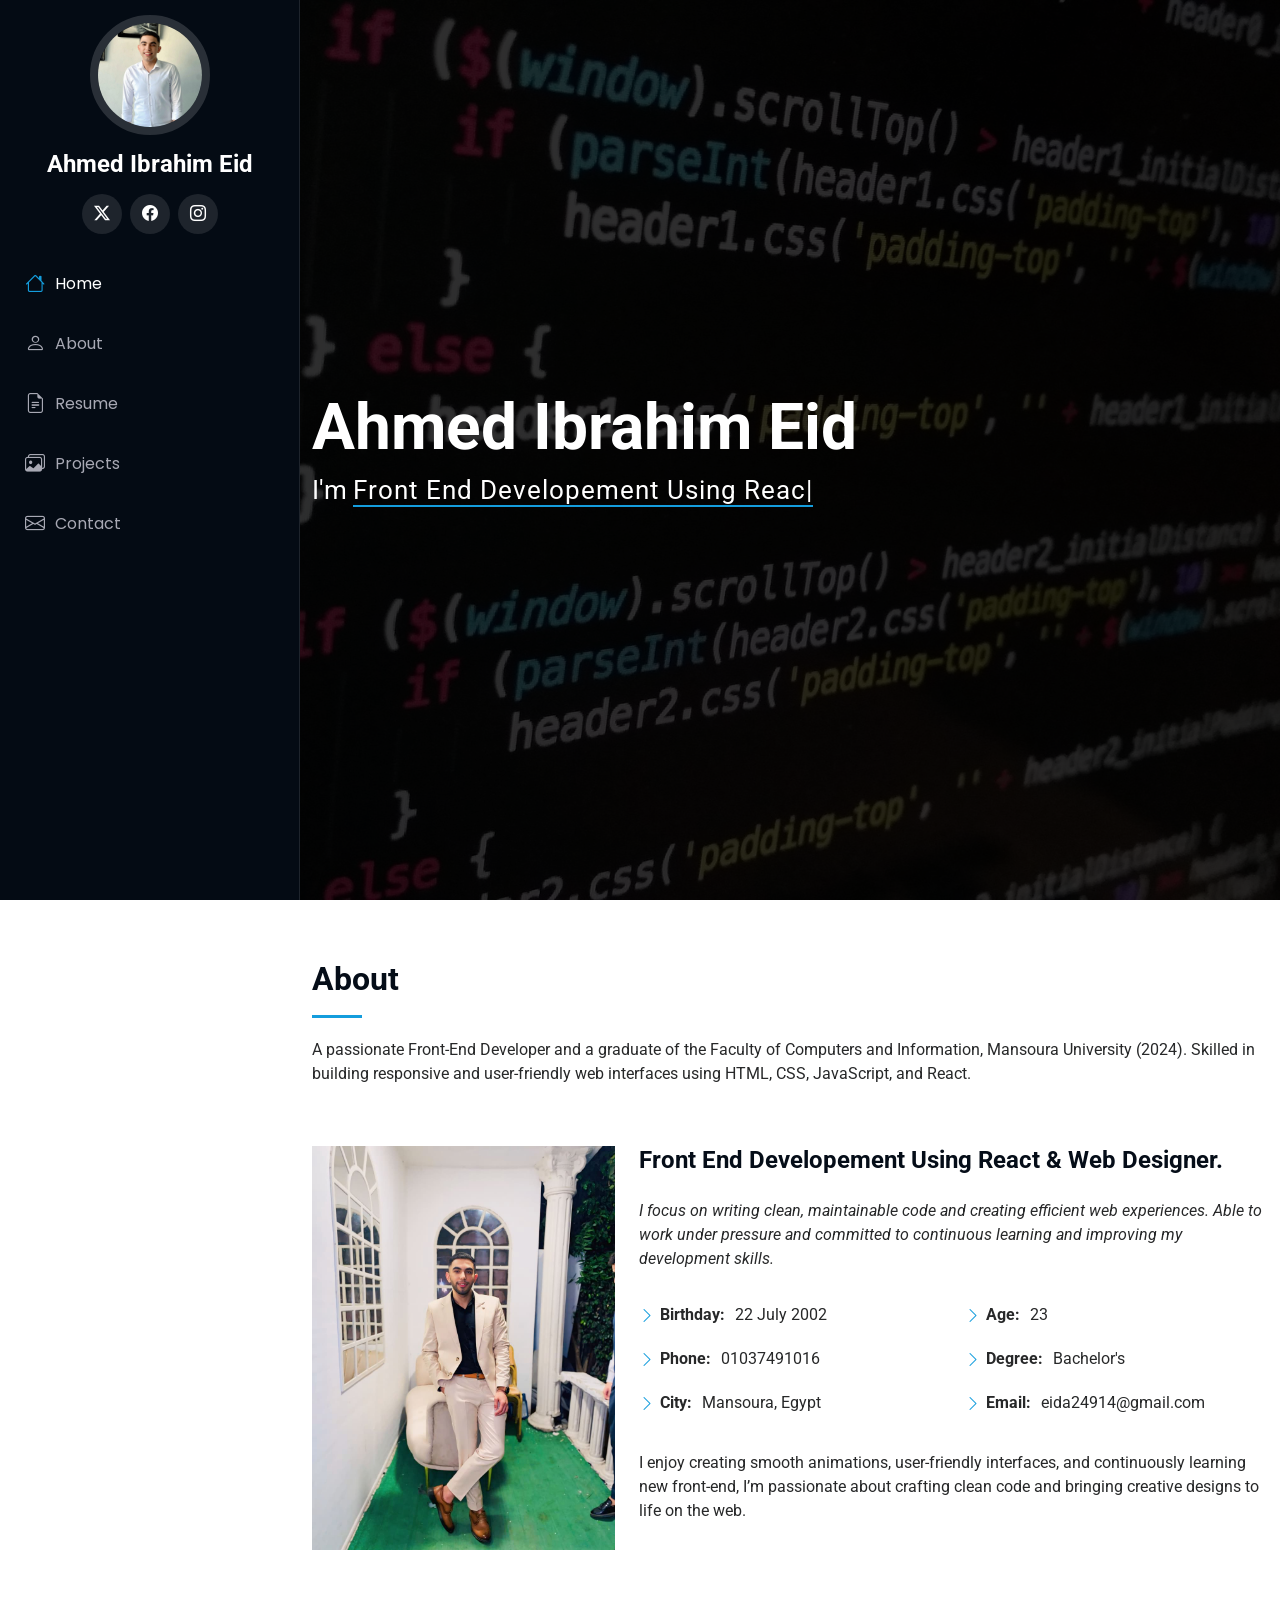
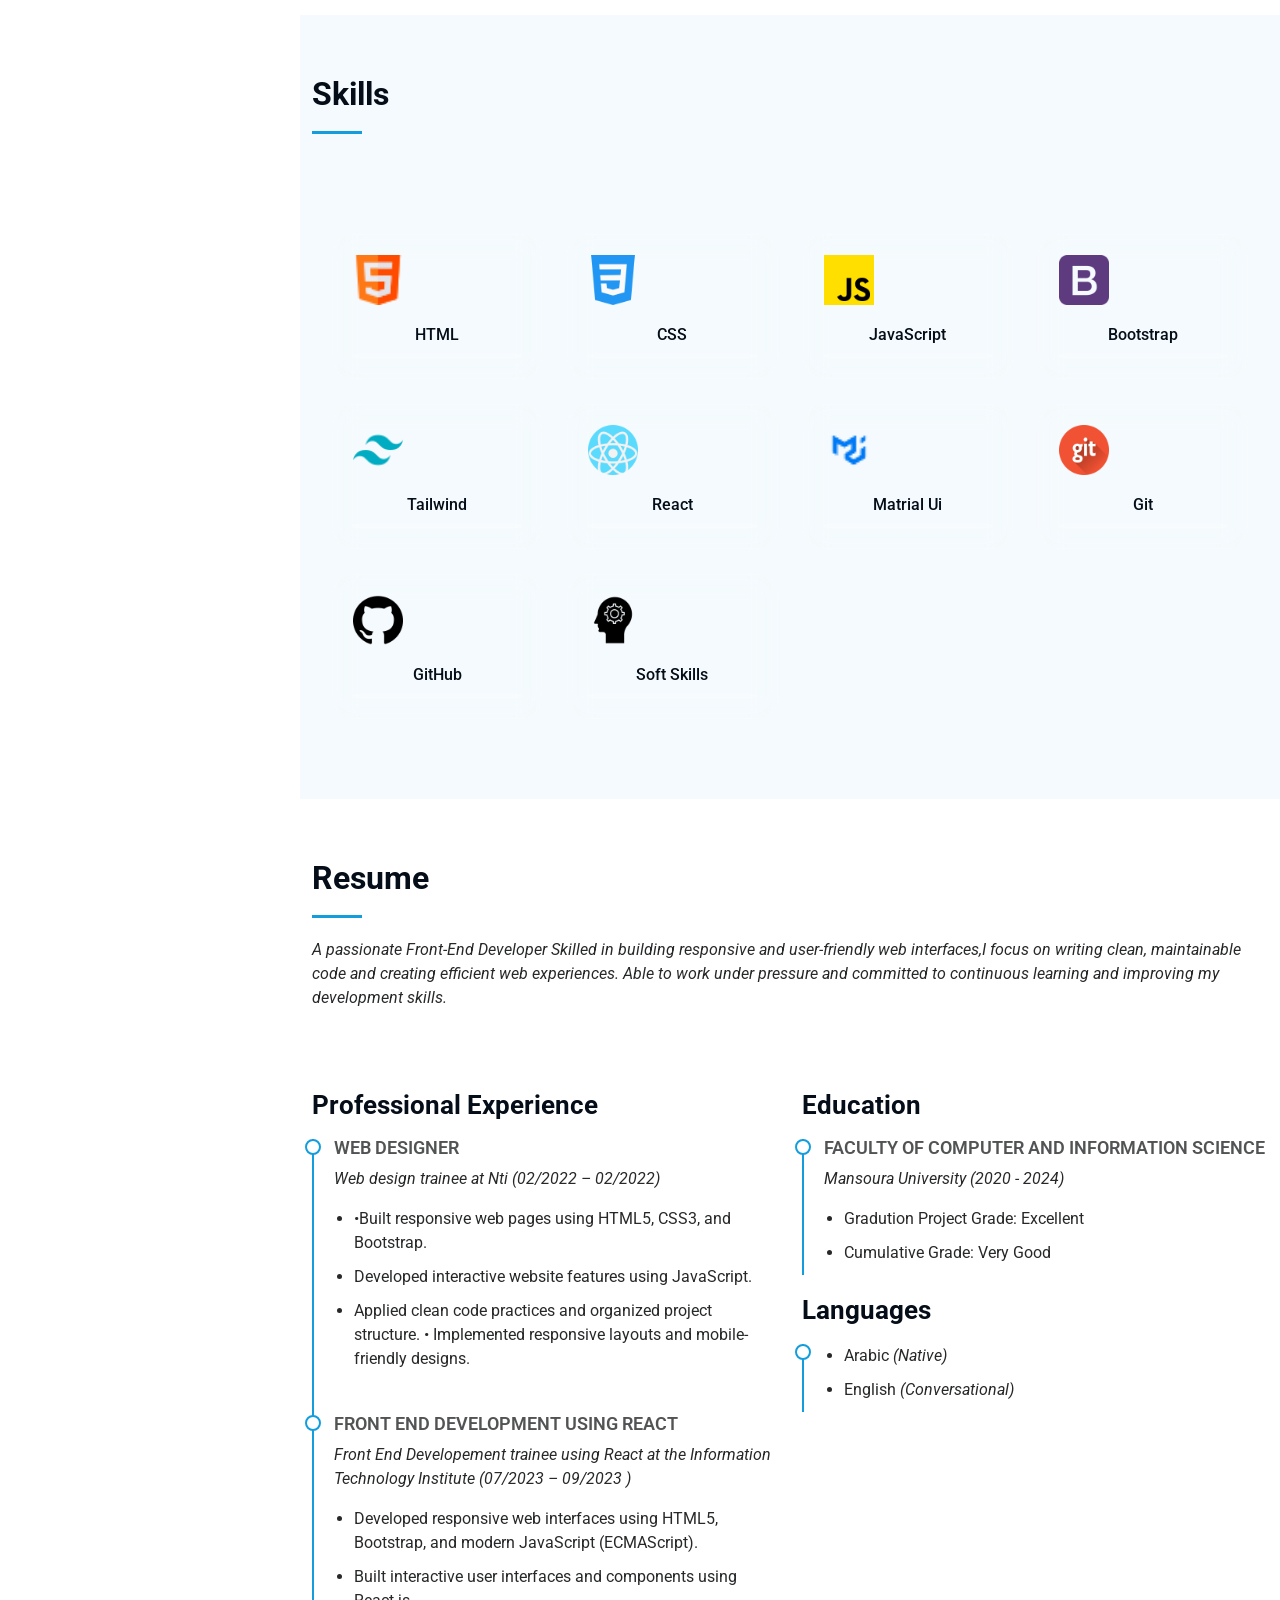
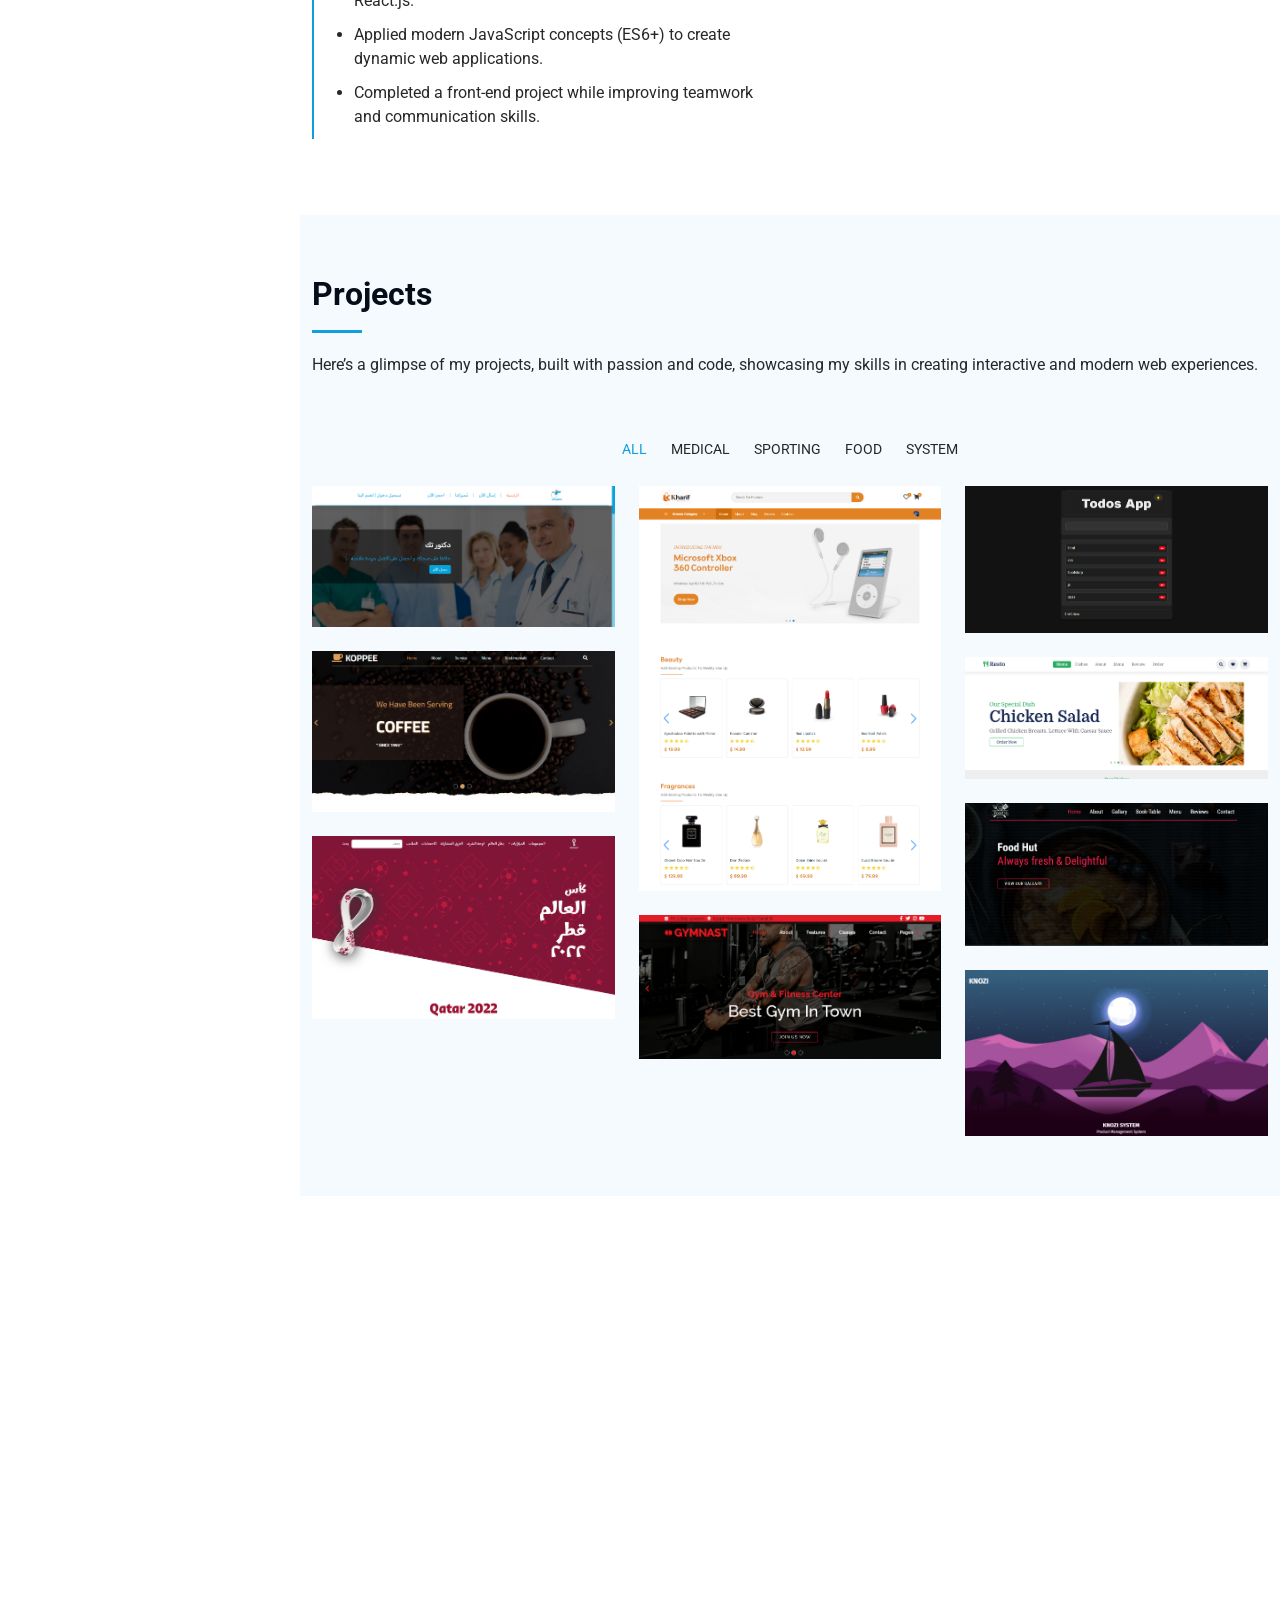
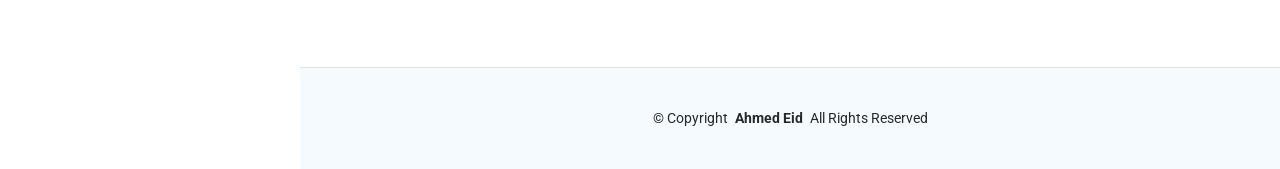
<file: index.html>
<!doctype html>
<html lang="en">
  <head>
    <meta charset="utf-8" />
    <meta content="width=device-width, initial-scale=1.0" name="viewport" />
    <title>Ahmed Eid Portfolio</title>
    <meta content="" name="description" />
    <meta content="" name="keywords" />

    <!-- Favicons -->
    <link href="assets/img/favicon.png" rel="icon" />
    <link href="assets/img/apple-touch-icon.png" rel="apple-touch-icon" />

    <!-- Fonts -->
    <link href="https://fonts.googleapis.com" rel="preconnect" />
    <link href="https://fonts.gstatic.com" rel="preconnect" crossorigin />
    <link
      href="https://fonts.googleapis.com/css2?family=Roboto:ital,wght@0,100;0,300;0,400;0,500;0,700;0,900;1,100;1,300;1,400;1,500;1,700;1,900&family=Poppins:ital,wght@0,100;0,200;0,300;0,400;0,500;0,600;0,700;0,800;0,900;1,100;1,200;1,300;1,400;1,500;1,600;1,700;1,800;1,900&family=Raleway:ital,wght@0,100;0,200;0,300;0,400;0,500;0,600;0,700;0,800;0,900;1,100;1,200;1,300;1,400;1,500;1,600;1,700;1,800;1,900&display=swap"
      rel="stylesheet"
    />

    <!-- Vendor CSS Files -->
    <link
      href="assets/vendor/bootstrap/css/bootstrap.min.css"
      rel="stylesheet"
    />
    <link
      href="assets/vendor/bootstrap-icons/bootstrap-icons.css"
      rel="stylesheet"
    />
    <link href="assets/vendor/aos/aos.css" rel="stylesheet" />
    <link
      href="assets/vendor/glightbox/css/glightbox.min.css"
      rel="stylesheet"
    />
    <link href="assets/vendor/swiper/swiper-bundle.min.css" rel="stylesheet" />

    <!-- Main CSS File -->
    <link href="assets/css/main.css" rel="stylesheet" />
  </head>

  <body class="index-page">
    <header id="header" class="header dark-background d-flex flex-column">
      <i class="header-toggle d-xl-none bi bi-list"></i>

      <div class="profile-img">
        <img
          src="assets/img/portfolio/4.jpeg"
          alt=""
          class="img-fluid rounded-circle"
        />
      </div>

      <a
        href="index.html"
        class="logo d-flex align-items-center justify-content-center"
      >
        <h1 class="sitename">Ahmed Ibrahim Eid</h1>
      </a>

      <div class="social-links text-center">
        <a href="https://x.com/ahmedeid_11" class="twitter"
          ><i class="bi bi-twitter-x"></i
        ></a>
        <a href="#" class="facebook"><i class="bi bi-facebook"></i></a>
        <a href="#" class="instagram"><i class="bi bi-instagram"></i></a>
      </div>

      <nav id="navmenu" class="navmenu">
        <ul>
          <li>
            <a href="#hero" class="active"
              ><i class="bi bi-house navicon"></i>Home</a
            >
          </li>
          <li>
            <a href="#about"><i class="bi bi-person navicon"></i> About</a>
          </li>
          <li>
            <a href="#resume"
              ><i class="bi bi-file-earmark-text navicon"></i> Resume</a
            >
          </li>
          <li>
            <a href="#portfolio"
              ><i class="bi bi-images navicon"></i> Projects</a
            >
          </li>
          <li>
            <a href="#contact"
              ><i class="bi bi-envelope navicon"></i> Contact</a
            >
          </li>
        </ul>
      </nav>
    </header>

    <main class="main">
      <!-- Hero Section -->
      <section id="hero" class="hero section dark-background">
        <img
          src="assets/img/portfolio/swiper.jpg"
          alt=""
          data-aos="fade-in"
          class=""
        />

        <div class="container" data-aos="fade-up" data-aos-delay="100">
          <h2>Ahmed Ibrahim Eid</h2>
          <p>
            I'm
            <span
              class="typed"
              data-typed-items="Front End Developement Using React ,  Web Designer"
              >Front End Developer</span
            ><span
              class="typed-cursor typed-cursor--blink"
              aria-hidden="true"
            ></span
            ><span
              class="typed-cursor typed-cursor--blink"
              aria-hidden="true"
            ></span>
          </p>
        </div>
      </section>
      <!-- /Hero Section -->

      <!-- About Section -->
      <section id="about" class="about section">
        <!-- Section Title -->
        <div class="container section-title" data-aos="fade-up">
          <h2>About</h2>
          <p>
            A passionate Front-End Developer and a graduate of the Faculty of
            Computers and Information, Mansoura University (2024). Skilled in
            building responsive and user-friendly web interfaces using HTML,
            CSS, JavaScript, and React.
          </p>
        </div>
        <!-- End Section Title -->

        <div class="container" data-aos="fade-up" data-aos-delay="100">
          <div class="row gy-4 justify-content-center">
            <div class="col-lg-4">
              <img src="assets/img/portfolio/5.jpeg" class="img-fluid" alt="" />
            </div>
            <div class="col-lg-8 content">
              <h2>Front End Developement Using React &amp; Web Designer.</h2>
              <p class="fst-italic py-3">
                I focus on writing clean, maintainable code and creating
                efficient web experiences. Able to work under pressure and
                committed to continuous learning and improving my development
                skills.
              </p>
              <div class="row">
                <div class="col-lg-6">
                  <ul>
                    <li>
                      <i class="bi bi-chevron-right"></i>
                      <strong>Birthday:</strong> <span>22 July 2002</span>
                    </li>
                    <li>
                      <i class="bi bi-chevron-right"></i>
                      <strong>Phone:</strong> <span>01037491016</span>
                    </li>
                    <li>
                      <i class="bi bi-chevron-right"></i> <strong>City:</strong>
                      <span>Mansoura, Egypt</span>
                    </li>
                  </ul>
                </div>
                <div class="col-lg-6">
                  <ul>
                    <li>
                      <i class="bi bi-chevron-right"></i> <strong>Age:</strong>
                      <span>23</span>
                    </li>
                    <li>
                      <i class="bi bi-chevron-right"></i>
                      <strong>Degree:</strong> <span>Bachelor's </span>
                    </li>
                    <li>
                      <i class="bi bi-chevron-right"></i>
                      <strong>Email:</strong> <span>eida24914@gmail.com</span>
                    </li>
                  </ul>
                </div>
              </div>
              <p class="py-3">
                I enjoy creating smooth animations, user-friendly interfaces,
                and continuously learning new front-end, I’m passionate about
                crafting clean code and bringing creative designs to life on the
                web.
              </p>
            </div>
          </div>
        </div>
      </section>
      <!-- /About Section -->

      <!-- Skills Section -->
      <section id="skills" class="skills section light-background">
        <!-- Section Title -->
        <div class="container section-title" data-aos="fade-up">
          <h2>Skills</h2>
        </div>

        <div class="container" data-aos="fade-up" data-aos-delay="100">
          <div class="skills-container">
            <!-- HTML -->
            <div class="card">
              <img
                src="assets/img/html.png"
              />
              <h3>HTML</h3>
              <div class="line-container">
                <div class="line html"></div>
              </div>
            </div>

            <!-- CSS -->
            <div class="card">
              <img
                src="assets/img/css-3.png"
              />
              <h3>CSS</h3>
              <div class="line-container">
                <div class="line css"></div>
              </div>
            </div>

            <!-- JS -->
            <div class="card">
              <img
                src="assets/img/js.png"
              />
              <h3>JavaScript</h3>
              <div class="line-container">
                <div class="line js"></div>
              </div>
            </div>

            <!-- Bootstrap -->
            <div class="card">
              <img
                src="assets/img/bootstrap.png"
              />
              <h3>Bootstrap</h3>
              <div class="line-container">
                <div class="line bootstrap"></div>
              </div>
            </div>

          
            <!-- Tailwind -->
            <div class="card">
              <img
                src="assets/img/tailwind.png"
              />
              <h3>Tailwind</h3>
              <div class="line-container">
                <div class="line tailwind"></div>
              </div>
            </div>
            <!-- React -->
            <div class="card">
              <img
                src="assets/img/react.png"
              />
              <h3>React</h3>
              <div class="line-container">
                <div class="line react"></div>
              </div>
            </div>


            <!-- Matrial Ui -->
            <div class="card">
              <img
                src="assets/img/material ui.png"
              />
              <h3>Matrial Ui</h3>
              <div class="line-container">
                <div class="line matrial"></div>
              </div>
            </div>

             <!-- Git -->
            <div class="card">
              <img
                src="assets/img/git.png"
              />
              <h3>Git</h3>
              <div class="line-container">
                <div class="line git"></div>
              </div>
            </div>

            <!-- GitHub -->
            <div class="card">
              <img
                src="assets/img/github.png"
              />
              <h3>GitHub</h3>
              <div class="line-container">
                <div class="line github"></div>
              </div>
            </div>

            <!-- Soft Skills -->
            <div class="card">
              <img
                src="assets/img/soft-skillspng.png"
              />
              <h3>Soft Skills</h3>
              <div class="line-container">
                <div class="line soft"></div>
              </div>
            </div>
          </div>
        </div>
      </section>
      <!-- /Skills Section -->

      <!-- Resume Section -->
      <section id="resume" class="resume section">
        <!-- Section Title -->
        <div class="container section-title" data-aos="fade-up">
          <h2>Resume</h2>
          <p>
            <em
              >A passionate Front-End Developer Skilled in building responsive
              and user-friendly web interfaces,I focus on writing clean,
              maintainable code and creating efficient web experiences. Able to
              work under pressure and committed to continuous learning and
              improving my development skills.
            </em>
          </p>
        </div>
        <!-- End Section Title -->

        <div class="container">
          <div class="row">
            <div class="col-lg-6" data-aos="fade-up" data-aos-delay="200">
              <h3 class="resume-title">Professional Experience</h3>
              <div class="resume-item">
                <h4>Web Designer</h4>
                <p><em>Web design trainee at Nti (02/2022 – 02/2022)</em></p>
                <ul>
                  <li>
                    •Built responsive web pages using HTML5, CSS3, and
                    Bootstrap.
                  </li>
                  <li>
                    Developed interactive website features using JavaScript.
                  </li>
                  <li>
                    Applied clean code practices and organized project
                    structure. • Implemented responsive layouts and
                    mobile-friendly designs.
                  </li>
                </ul>
              </div>
              <!-- Edn Resume Item -->

              <div class="resume-item">
                <h4>Front End Development Using React</h4>
                <p>
                  <em>
                    Front End Developement trainee using React at the
                    Information Technology Institute (07/2023 – 09/2023 )</em
                  >
                </p>
                <ul>
                  <li>
                    Developed responsive web interfaces using HTML5, Bootstrap,
                    and modern JavaScript (ECMAScript).
                  </li>
                  <li>
                    Built interactive user interfaces and components using
                    React.js.
                  </li>
                  <li>
                    Applied modern JavaScript concepts (ES6+) to create dynamic
                    web applications.
                  </li>
                  <li>
                    Completed a front-end project while improving teamwork and
                    communication skills.
                  </li>
                </ul>
              </div>
              <!-- Edn Resume Item -->
            </div>

            <div class="col-lg-6" data-aos="fade-up" data-aos-delay="100">
              <h3 class="resume-title">Education</h3>
              <div class="resume-item pb-0">
                <h4>Faculty Of Computer and Information Science</h4>
                <p><em>Mansoura University (2020 - 2024)</em></p>
                <ul>
                  <li>Gradution Project Grade: Excellent</li>
                  <li>Cumulative Grade: Very Good</li>
                </ul>
              </div>
              <!-- Edn Resume Item -->
              <h3 class="resume-title">Languages</h3>
              <div class="resume-item">
                <ul>
                  <li>Arabic <em>(Native)</em></li>
                  <li>English <em>(Conversational)</em></li>
                </ul>
              </div>
              <!-- Edn Resume Item -->
            </div>
          </div>
        </div>
      </section>
      <!-- /Resume Section -->

      <!-- Portfolio Section -->
      <section id="portfolio" class="portfolio section light-background">
        <!-- Section Title -->
        <div class="container section-title" data-aos="fade-up">
          <h2>Projects</h2>
          <p>
            Here’s a glimpse of my projects, built with passion and code,
            showcasing my skills in creating interactive and modern web
            experiences.
          </p>
        </div>
        <!-- End Section Title -->

        <div class="container">
          <div
            class="isotope-layout"
            data-default-filter="*"
            data-layout="masonry"
            data-sort="original-order"
          >
            <ul
              class="portfolio-filters isotope-filters"
              data-aos="fade-up"
              data-aos-delay="100"
            >
              <li data-filter="*" class="filter-active">All</li>
              <li data-filter=".filter-Medical">Medical</li>
              <li data-filter=".filter-Sporting">Sporting</li>
              <li data-filter=".filter-Food">Food</li>
              <li data-filter=".filter-System">System</li>
            </ul>
            <!-- End Portfolio Filters -->

            <div
              class="row gy-4 isotope-container"
              data-aos="fade-up"
              data-aos-delay="200"
            >
              <div
                class="col-lg-4 col-md-6 portfolio-item isotope-item filter-Medical"
              >
                <div class="portfolio-content h-100">
                  <img
                    src="assets/img/docterTec/docter-tec.png"
                    class="img-fluid"
                    alt=""
                  />
                  <div class="portfolio-info">
                    <h4>Doctor Tec</h4>
                    <p>
                      A clinic management system that connects the patient,
                      doctor and pharmacist on a single platform to facilitate
                      booking, diagnosis and communication.
                    </p>
                    <a
                      href="assets/img/docterTec/docter-tec2.png"
                      title="Doctor Tec"
                      data-gallery="portfolio-gallery-app"
                      class="glightbox preview-link"
                      ><i class="bi bi-zoom-in"></i
                    ></a>
                    <a
                      href="doctorTecProject.html"
                      title="More Details"
                      class="details-link"
                      ><i class="bi bi-link-45deg"></i
                    ></a>
                  </div>
                </div>
              </div>
              <!-- End Portfolio Item -->

              <div
                class="col-lg-4 col-md-6 portfolio-item isotope-item filter-System"
              >
                <div class="portfolio-content h-100">
                  <img
                    src="assets/img/KharifStore/home.png"
                    class="img-fluid"
                    alt=""
                  />
                  <div class="portfolio-info">
                    <h4>Kharif Store</h4>
                    <p>
                      Responsive e-commerce web application using React.js with product browsing, category filtering, search functionality, shopping cart management, favorites system, order tracking, authentication, and contact form integration.
                    </p>
                    <a
                      href="assets/img/KharifStore/about.png"
                      title="Web sTORE"
                      data-gallery="portfolio-gallery-app"
                      class="glightbox preview-link"
                      ><i class="bi bi-zoom-in"></i
                    ></a>
                    <a
                      href="kharifStore.html"
                      title="More Details"
                      class="details-link"
                      ><i class="bi bi-link-45deg"></i
                    ></a>
                  </div>
                </div>
              </div>
              <!-- End Portfolio Item -->


              <div
                class="col-lg-4 col-md-6 portfolio-item isotope-item filter-System"
              >
                <div class="portfolio-content h-100">
                  <img
                    src="assets/img/todo/dark1.png"
                    class="img-fluid"
                    alt=""
                  />
                  <div class="portfolio-info">
                    <h4>Todo App</h4>
                    <p>
                      A sleek and functional Todo List application designed to
                      help users manage their daily tasks efficiently. Features
                      a modern UI, Dark Mode support, and persistent data
                      storage
                    </p>
                    <a
                      href="assets/img/todo/light.png"
                      title="Todo List"
                      data-gallery="portfolio-gallery-app"
                      class="glightbox preview-link"
                      ><i class="bi bi-zoom-in"></i
                    ></a>
                    <a
                      href="todoProject.html"
                      title="More Details"
                      class="details-link"
                      ><i class="bi bi-link-45deg"></i
                    ></a>
                  </div>
                </div>
              </div>
              <!-- End Portfolio Item -->

              <div
                class="col-lg-4 col-md-6 portfolio-item isotope-item filter-Food"
              >
                <div class="portfolio-content h-100">
                  <img
                    src="assets/img/coffeProject/landing.png"
                    class="img-fluid"
                    alt=""
                  />
                  <div class="portfolio-info">
                    <h4>Coffee</h4>
                    <p>Coffee website</p>
                    <a
                      href="assets/img/coffeProject/main.png"
                      title="Coffee Website"
                      data-gallery="portfolio-gallery-product"
                      class="glightbox preview-link"
                      ><i class="bi bi-zoom-in"></i
                    ></a>
                    <a
                      href="coffeeProject.html"
                      title="More Details"
                      class="details-link"
                      ><i class="bi bi-link-45deg"></i
                    ></a>
                  </div>
                </div>
              </div>
              <!-- End Portfolio Item -->

              <div
                class="col-lg-4 col-md-6 portfolio-item isotope-item filter-Food"
              >
                <div class="portfolio-content h-100">
                  <img
                    src="assets/img/RestoProject/landing.png"
                    class="img-fluid"
                    alt=""
                  />
                  <div class="portfolio-info">
                    <h4>Resto</h4>
                    <p>Restaurant Website</p>
                    <a
                      href="assets/img/RestoProject/main.png"
                      title=" Food Website"
                      data-gallery="portfolio-gallery-branding"
                      class="glightbox preview-link"
                      ><i class="bi bi-zoom-in"></i
                    ></a>
                    <a
                      href="restoProject.html"
                      title="More Details"
                      class="details-link"
                      ><i class="bi bi-link-45deg"></i
                    ></a>
                  </div>
                </div>
              </div>
              <!-- End Portfolio Item -->
              <div
                class="col-lg-4 col-md-6 portfolio-item isotope-item filter-Food"
              >
                <div class="portfolio-content h-100">
                  <img
                    src="assets/img/foodHutProject/landing.png"
                    class="img-fluid"
                    alt=""
                  />
                  <div class="portfolio-info">
                    <h4>Food Hut</h4>
                    <p>Restaurant Website</p>
                    <a
                      href="assets/img/foodHutProject/main.png"
                      title=" Food Website"
                      data-gallery="portfolio-gallery-branding"
                      class="glightbox preview-link"
                      ><i class="bi bi-zoom-in"></i
                    ></a>
                    <a
                      href="foodHutProject.html"
                      title="More Details"
                      class="details-link"
                      ><i class="bi bi-link-45deg"></i
                    ></a>
                  </div>
                </div>
              </div>
              <!-- End Portfolio Item -->

              <div
                class="col-lg-4 col-md-6 portfolio-item isotope-item filter-Sporting"
              >
                <div class="portfolio-content h-100">
                  <img
                    src="assets/img/fifa/landing.png"
                    class="img-fluid"
                    alt=""
                  />
                  <div class="portfolio-info">
                    <h4>Fifa-Qater-2022</h4>
                    <p>Football website</p>
                    <a
                      href="assets/img/fifa/main.png"
                      title="Fifa-Qater-2022"
                      data-gallery="portfolio-gallery-book"
                      class="glightbox preview-link"
                      ><i class="bi bi-zoom-in"></i
                    ></a>
                    <a
                      href="fifaQaterProject.html"
                      title="More Details"
                      class="details-link"
                      ><i class="bi bi-link-45deg"></i
                    ></a>
                  </div>
                </div>
              </div>
              <!-- End Portfolio Item -->
              <div
                class="col-lg-4 col-md-6 portfolio-item isotope-item filter-Sporting"
              >
                <div class="portfolio-content h-100">
                  <img
                    src="assets/img/gymProject/landing.png"
                    class="img-fluid"
                    alt=""
                  />
                  <div class="portfolio-info">
                    <h4>Gym</h4>
                    <p>fitness website</p>
                    <a
                      href="assets/img/gymProject/main.png"
                      title="Gym"
                      data-gallery="portfolio-gallery-book"
                      class="glightbox preview-link"
                      ><i class="bi bi-zoom-in"></i
                    ></a>
                    <a
                      href="gymProject.html"
                      title="More Details"
                      class="details-link"
                      ><i class="bi bi-link-45deg"></i
                    ></a>
                  </div>
                </div>
              </div>
              <!-- End Portfolio Item -->

              <div
                class="col-lg-4 col-md-6 portfolio-item isotope-item filter-System"
              >
                <div class="portfolio-content h-100">
                  <img
                    src="assets/img/knoziSystem/landing.png"
                    class="img-fluid"
                    alt=""
                  />
                  <div class="portfolio-info">
                    <h4>Knozi System</h4>
                    <p>Simple Website To Products Mangement</p>
                    <a
                      href="assets/img/knoziSystem/main.png"
                      title="Knozi System"
                      data-gallery="portfolio-gallery-app"
                      class="glightbox preview-link"
                      ><i class="bi bi-zoom-in"></i
                    ></a>
                    <a
                      href="knoziSystemProject.html"
                      title="More Details"
                      class="details-link"
                      ><i class="bi bi-link-45deg"></i
                    ></a>
                  </div>
                </div>
              </div>
              <!-- End Portfolio Item -->
            </div>
            <!-- End Portfolio Container -->
          </div>
        </div>
      </section>
      <!-- /Portfolio Section -->

      <!-- Contact Section -->
      <section id="contact" class="contact section">
        <!-- Section Title -->
        <div class="container section-title" data-aos="fade-up">
          <h2>Contact</h2>
          <p>
            Interested in working together? Let’s connect and build something
            great.
          </p>
        </div>
        <!-- End Section Title -->

        <div class="container" data-aos="fade-up" data-aos-delay="100">
          <div class="row text-center gy-4">
            <div class="col-lg-4 col-md-6">
              <div class="info-item">
                <i class="bi bi-geo-alt"></i>
                <h3>Address</h3>
                <p>Mansoura, Egypt</p>
              </div>
            </div>

            <div class="col-lg-4 col-md-6">
              <div class="info-item">
                <i class="bi bi-telephone"></i>
                <h3>Phone</h3>
                <p>01037491016</p>
              </div>
            </div>

            <div class="col-lg-4 col-md-6">
              <div class="info-item">
                <i class="bi bi-envelope"></i>
                <h3>Email</h3>
                <p>
                  <a href="mailto:eida24914@gmail.com">eida24914@gmail.com</a>
                </p>
              </div>
            </div>
          </div>
        </div>
      </section>
      <!-- /Contact Section -->
    </main>

    <footer id="footer" class="footer position-relative light-background">
      <div class="container">
        <div class="copyright text-center">
          <p>
            © <span>Copyright</span>
            <strong class="px-1 sitename">Ahmed Eid</strong>
            <span>All Rights Reserved</span>
          </p>
        </div>
      </div>
    </footer>

    <!-- Scroll Top -->
    <a
      href="#"
      id="scroll-top"
      class="scroll-top d-flex align-items-center justify-content-center"
      ><i class="bi bi-arrow-up-short"></i
    ></a>

    <!-- Preloader -->
    <div id="preloader"></div>

    <!-- Vendor JS Files -->
    <script src="assets/vendor/bootstrap/js/bootstrap.bundle.min.js"></script>
    <script src="assets/vendor/php-email-form/validate.js"></script>
    <script src="assets/vendor/aos/aos.js"></script>
    <script src="assets/vendor/typed.js/typed.umd.js"></script>
    <script src="assets/vendor/purecounter/purecounter_vanilla.js"></script>
    <script src="assets/vendor/waypoints/noframework.waypoints.js"></script>
    <script src="assets/vendor/glightbox/js/glightbox.min.js"></script>
    <script src="assets/vendor/imagesloaded/imagesloaded.pkgd.min.js"></script>
    <script src="assets/vendor/isotope-layout/isotope.pkgd.min.js"></script>
    <script src="assets/vendor/swiper/swiper-bundle.min.js"></script>

    <!-- Main JS File -->
    <script src="assets/js/main.js"></script>
  </body>
</html>
</file>
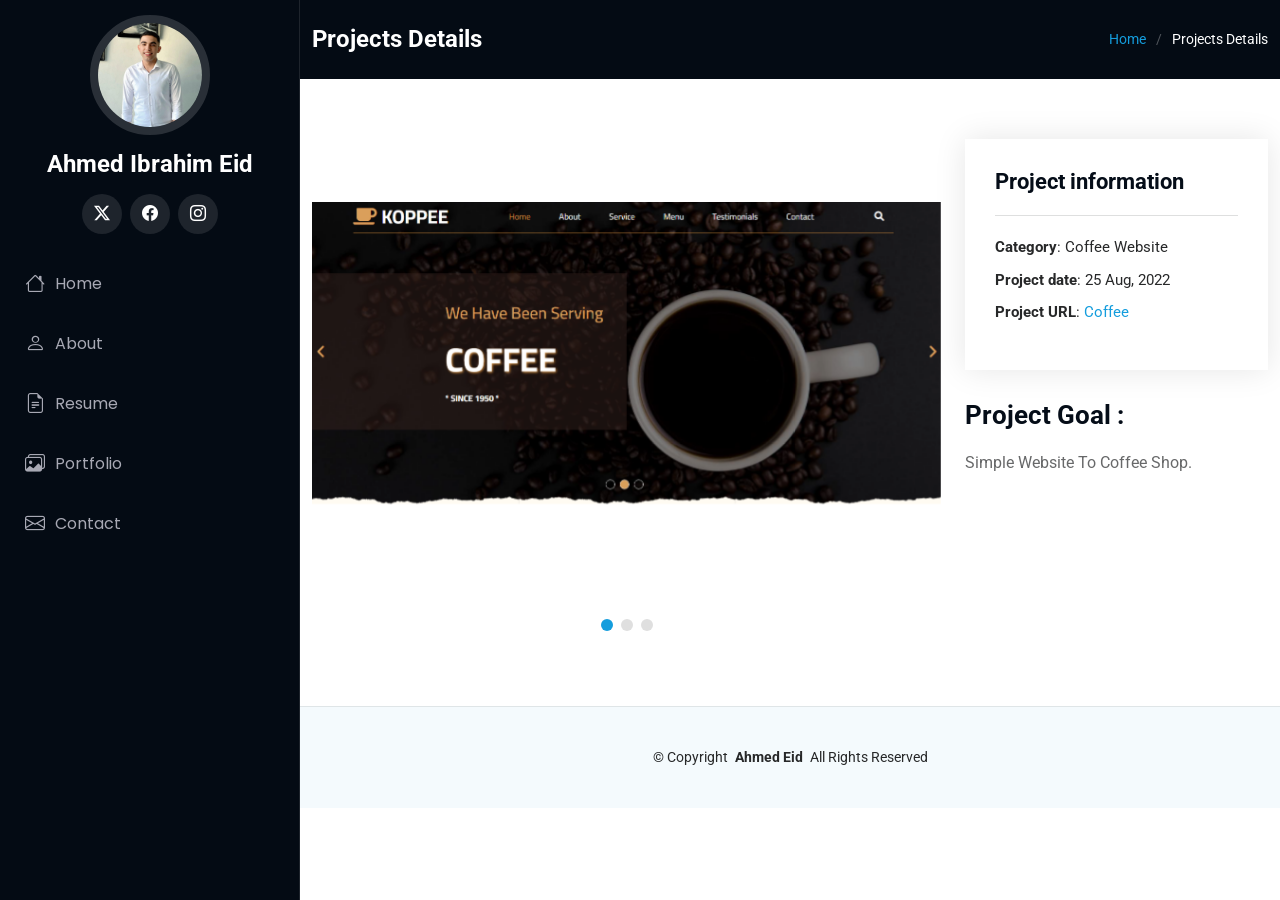
<file: coffeeProject.html>
<!doctype html>
<html lang="en">
  <head>
    <meta charset="utf-8" />
    <meta content="width=device-width, initial-scale=1.0" name="viewport" />
    <title>Portfolio Details </title>
    <meta content="" name="description" />
    <meta content="" name="keywords" />

    <!-- Favicons -->
    <link href="assets/img/favicon.png" rel="icon" />
    <link href="assets/img/apple-touch-icon.png" rel="apple-touch-icon" />

    <!-- Fonts -->
    <link href="https://fonts.googleapis.com" rel="preconnect" />
    <link href="https://fonts.gstatic.com" rel="preconnect" crossorigin />
    <link
      href="https://fonts.googleapis.com/css2?family=Roboto:ital,wght@0,100;0,300;0,400;0,500;0,700;0,900;1,100;1,300;1,400;1,500;1,700;1,900&family=Poppins:ital,wght@0,100;0,200;0,300;0,400;0,500;0,600;0,700;0,800;0,900;1,100;1,200;1,300;1,400;1,500;1,600;1,700;1,800;1,900&family=Raleway:ital,wght@0,100;0,200;0,300;0,400;0,500;0,600;0,700;0,800;0,900;1,100;1,200;1,300;1,400;1,500;1,600;1,700;1,800;1,900&display=swap"
      rel="stylesheet"
    />

    <!-- Vendor CSS Files -->
    <link
      href="assets/vendor/bootstrap/css/bootstrap.min.css"
      rel="stylesheet"
    />
    <link
      href="assets/vendor/bootstrap-icons/bootstrap-icons.css"
      rel="stylesheet"
    />
    <link href="assets/vendor/aos/aos.css" rel="stylesheet" />
    <link
      href="assets/vendor/glightbox/css/glightbox.min.css"
      rel="stylesheet"
    />
    <link href="assets/vendor/swiper/swiper-bundle.min.css" rel="stylesheet" />

    <!-- Main CSS File -->
    <link href="assets/css/main.css" rel="stylesheet" />

  
  </head>

  <body class="portfolio-details-page">
    <header id="header" class="header dark-background d-flex flex-column">
      <i class="header-toggle d-xl-none bi bi-list"></i>

      <div class="profile-img">
        <img src="assets/img/portfolio/4.jpeg" alt="" class="img-fluid rounded-circle" />
      </div>

      <a
        href="index.html"
        class="logo d-flex align-items-center justify-content-center"
      >
        <h1 class="sitename">Ahmed Ibrahim Eid</h1>
      </a>

      <div class="social-links text-center">
        <a href="#" class="twitter"><i class="bi bi-twitter-x"></i></a>
        <a href="#" class="facebook"><i class="bi bi-facebook"></i></a>
        <a href="#" class="instagram"><i class="bi bi-instagram"></i></a>
      </div>

      <nav id="navmenu" class="navmenu">
        <ul>
          <li>
            <a href="index.html"><i class="bi bi-house navicon"></i>Home</a>
          </li>
          <li>
            <a href="index.html"><i class="bi bi-person navicon"></i> About</a>
          </li>
          <li>
            <a href="index.html"
              ><i class="bi bi-file-earmark-text navicon"></i> Resume</a
            >
          </li>
          <li>
            <a href="index.html"
              ><i class="bi bi-images navicon"></i> Portfolio</a
            >
          </li>
          <li>
            <a href="index.html"
              ><i class="bi bi-envelope navicon"></i> Contact</a
            >
          </li>
        </ul>
      </nav>
    </header>

    <main class="main">
      <!-- Page Title -->
      <div class="page-title dark-background">
        <div
          class="container d-lg-flex justify-content-between align-items-center"
        >
          <h1 class="mb-2 mb-lg-0">Projects Details</h1>
          <nav class="breadcrumbs">
            <ol>
              <li><a href="index.html">Home</a></li>
              <li class="current">Projects Details</li>
            </ol>
          </nav>
        </div>
      </div>
      <!-- End Page Title -->

      <!-- Portfolio Details Section -->
      <section id="portfolio-details" class="portfolio-details section">
        <div class="container" data-aos="fade-up" data-aos-delay="100">
          <div class="row gy-4">
            <div class="col-lg-8">
              <div class="portfolio-details-slider swiper init-swiper">
                <script type="application/json" class="swiper-config">
                  {
                    "loop": true,
                    "speed": 600,
                    "autoplay": {
                      "delay": 5000
                    },
                    "slidesPerView": "auto",
                    "pagination": {
                      "el": ".swiper-pagination",
                      "type": "bullets",
                      "clickable": true
                    }
                  }
                </script>

                <div class="swiper-wrapper align-items-center">
                  <div class="swiper-slide">
                    <img
                      src="assets/img/coffeProject/landing.png"
                      alt=""
                    />
                  </div>

                  <div class="swiper-slide">
                    <img
                      src="assets/img/coffeProject/menue.png"
                      alt=""
                    />
                  </div>

                  <div class="swiper-slide">
                    <img
                      src="assets/img/coffeProject/reseave.png"
                      alt=""
                    />
                  </div>
                </div>
                <div class="swiper-pagination"></div>
              </div>
            </div>

            <div class="col-lg-4">
              <div
                class="portfolio-info"
                data-aos="fade-up"
                data-aos-delay="200"
              >
                <h3>Project information</h3>
                <ul>
                  <li><strong>Category</strong>: Coffee Website</li>
                  <li><strong>Project date</strong>: 25 Aug, 2022</li>
                  <li>
                    <strong>Project URL</strong>:
                    <a href="https://ahmedeid10.github.io/Coffee/" target="_blank"
                      >Coffee</a
                    >
                  </li>
                </ul>
              </div>
              <div
                class="portfolio-description"
                data-aos="fade-up"
                data-aos-delay="300"
              >
                <h2>Project Goal :</h2>
                <p>
                 Simple Website To Coffee Shop.
                </p>
              </div>
            </div>
          </div>
        </div>
      </section>
      <!-- /Portfolio Details Section -->
    </main>

    <footer id="footer" class="footer position-relative light-background">
      <div class="container">
        <div class="copyright text-center">
          <p>
            © <span>Copyright</span>
            <strong class="px-1 sitename">Ahmed Eid</strong>
            <span>All Rights Reserved</span>
          </p>
        </div>
      
      </div>
    </footer>

    <!-- Scroll Top -->
    <a
      href="#"
      id="scroll-top"
      class="scroll-top d-flex align-items-center justify-content-center"
      ><i class="bi bi-arrow-up-short"></i
    ></a>

    <!-- Preloader -->
    <div id="preloader"></div>

    <!-- Vendor JS Files -->
    <script src="assets/vendor/bootstrap/js/bootstrap.bundle.min.js"></script>
    <script src="assets/vendor/php-email-form/validate.js"></script>
    <script src="assets/vendor/aos/aos.js"></script>
    <script src="assets/vendor/typed.js/typed.umd.js"></script>
    <script src="assets/vendor/purecounter/purecounter_vanilla.js"></script>
    <script src="assets/vendor/waypoints/noframework.waypoints.js"></script>
    <script src="assets/vendor/glightbox/js/glightbox.min.js"></script>
    <script src="assets/vendor/imagesloaded/imagesloaded.pkgd.min.js"></script>
    <script src="assets/vendor/isotope-layout/isotope.pkgd.min.js"></script>
    <script src="assets/vendor/swiper/swiper-bundle.min.js"></script>

    <!-- Main JS File -->
    <script src="assets/js/main.js"></script>
  </body>
</html>
</file>
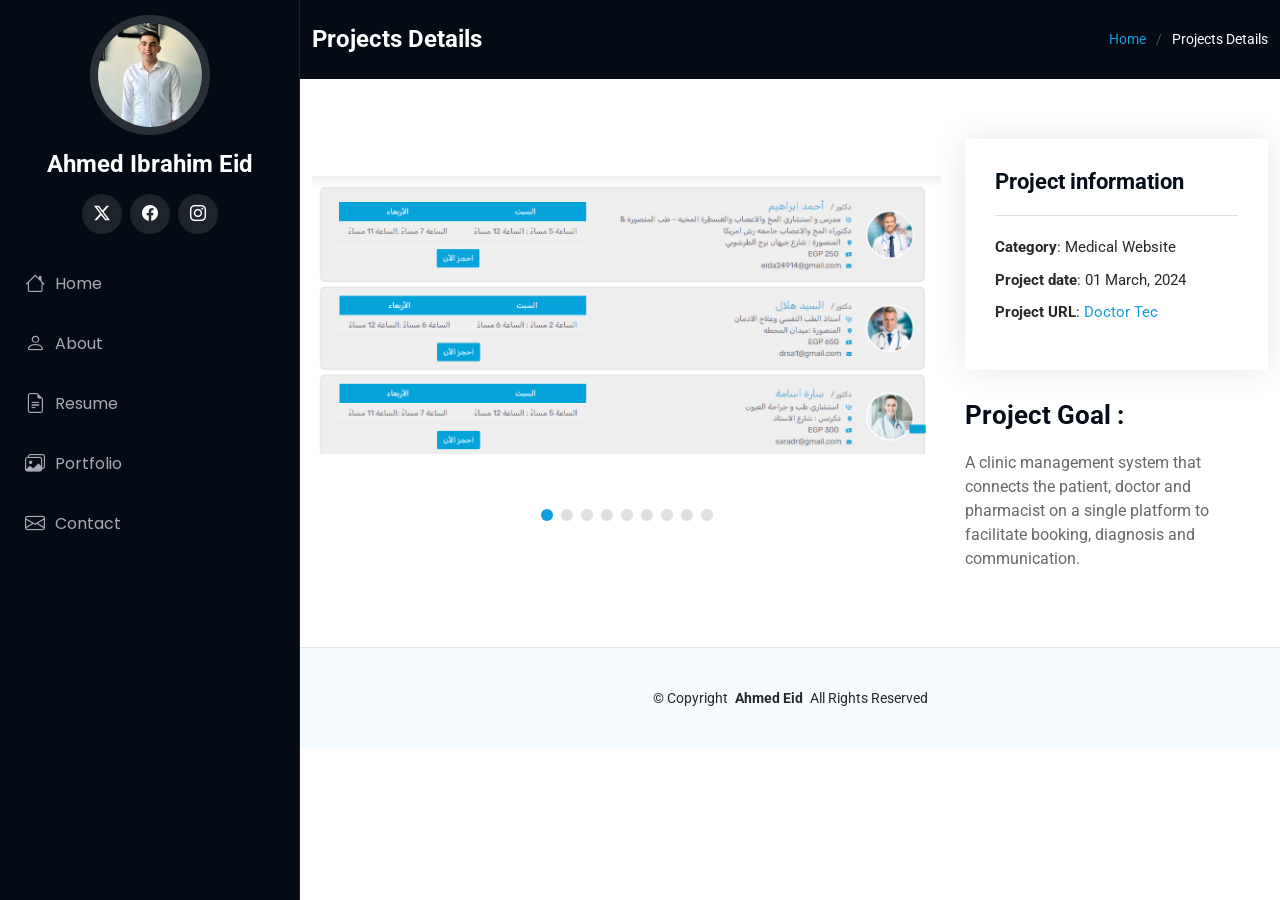
<file: doctorTecProject.html>
<!doctype html>
<html lang="en">
  <head>
    <meta charset="utf-8" />
    <meta content="width=device-width, initial-scale=1.0" name="viewport" />
    <title>Portfolio Details</title>
    <meta content="" name="description" />
    <meta content="" name="keywords" />

    <!-- Favicons -->
    <link href="assets/img/favicon.png" rel="icon" />
    <link href="assets/img/apple-touch-icon.png" rel="apple-touch-icon" />

    <!-- Fonts -->
    <link href="https://fonts.googleapis.com" rel="preconnect" />
    <link href="https://fonts.gstatic.com" rel="preconnect" crossorigin />
    <link
      href="https://fonts.googleapis.com/css2?family=Roboto:ital,wght@0,100;0,300;0,400;0,500;0,700;0,900;1,100;1,300;1,400;1,500;1,700;1,900&family=Poppins:ital,wght@0,100;0,200;0,300;0,400;0,500;0,600;0,700;0,800;0,900;1,100;1,200;1,300;1,400;1,500;1,600;1,700;1,800;1,900&family=Raleway:ital,wght@0,100;0,200;0,300;0,400;0,500;0,600;0,700;0,800;0,900;1,100;1,200;1,300;1,400;1,500;1,600;1,700;1,800;1,900&display=swap"
      rel="stylesheet"
    />

    <!-- Vendor CSS Files -->
    <link
      href="assets/vendor/bootstrap/css/bootstrap.min.css"
      rel="stylesheet"
    />
    <link
      href="assets/vendor/bootstrap-icons/bootstrap-icons.css"
      rel="stylesheet"
    />
    <link href="assets/vendor/aos/aos.css" rel="stylesheet" />
    <link
      href="assets/vendor/glightbox/css/glightbox.min.css"
      rel="stylesheet"
    />
    <link href="assets/vendor/swiper/swiper-bundle.min.css" rel="stylesheet" />

    <!-- Main CSS File -->
    <link href="assets/css/main.css" rel="stylesheet" />

  
  </head>

  <body class="portfolio-details-page">
    <header id="header" class="header dark-background d-flex flex-column">
      <i class="header-toggle d-xl-none bi bi-list"></i>

      <div class="profile-img">
        <img src="assets/img/portfolio/4.jpeg" alt="" class="img-fluid rounded-circle" />
      </div>

      <a
        href="index.html"
        class="logo d-flex align-items-center justify-content-center"
      >
        <h1 class="sitename">Ahmed Ibrahim Eid</h1>
      </a>

      <div class="social-links text-center">
        <a href="#" class="twitter"><i class="bi bi-twitter-x"></i></a>
        <a href="#" class="facebook"><i class="bi bi-facebook"></i></a>
        <a href="#" class="instagram"><i class="bi bi-instagram"></i></a>
      </div>

      <nav id="navmenu" class="navmenu">
        <ul>
          <li>
            <a href="index.html"><i class="bi bi-house navicon"></i>Home</a>
          </li>
          <li>
            <a href="index.html"><i class="bi bi-person navicon"></i> About</a>
          </li>
          <li>
            <a href="index.html"
              ><i class="bi bi-file-earmark-text navicon"></i> Resume</a
            >
          </li>
          <li>
            <a href="index.html"
              ><i class="bi bi-images navicon"></i> Portfolio</a
            >
          </li>
          <li>
            <a href="index.html"
              ><i class="bi bi-envelope navicon"></i> Contact</a
            >
          </li>
        </ul>
      </nav>
    </header>

    <main class="main">
      <!-- Page Title -->
      <div class="page-title dark-background">
        <div
          class="container d-lg-flex justify-content-between align-items-center"
        >
          <h1 class="mb-2 mb-lg-0">Projects Details</h1>
          <nav class="breadcrumbs">
            <ol>
              <li><a href="index.html">Home</a></li>
              <li class="current">Projects Details</li>
            </ol>
          </nav>
        </div>
      </div>
      <!-- End Page Title -->

      <!-- Portfolio Details Section -->
      <section id="portfolio-details" class="portfolio-details section">
        <div class="container" data-aos="fade-up" data-aos-delay="100">
          <div class="row gy-4">
            <div class="col-lg-8">
              <div class="portfolio-details-slider swiper init-swiper">
                <script type="application/json" class="swiper-config">
                  {
                    "loop": true,
                    "speed": 600,
                    "autoplay": {
                      "delay": 5000
                    },
                    "slidesPerView": "auto",
                    "pagination": {
                      "el": ".swiper-pagination",
                      "type": "bullets",
                      "clickable": true
                    }
                  }
                </script>

                <div class="swiper-wrapper align-items-center">
                  <div class="swiper-slide">
                    <img
                      src="assets/img/docterTec/Doctors-Database-Page.png"
                      alt=""
                    />
                  </div>

                  <div class="swiper-slide">
                    <img
                      src="assets/img/docterTec/Diagnosis .png"
                      alt=""
                    />
                  </div>

                  <div class="swiper-slide">
                    <img
                      src="assets/img/docterTec/Appointments .png"
                      alt=""
                    />
                  </div>
                  <div class="swiper-slide">
                    <img
                      src="assets/img/docterTec/Chat-Doctor-Page.png "
                      alt=""
                    />
                  </div>
                  <div class="swiper-slide">
                    <img
                      src="assets/img/docterTec/Reasive-Page.png"
                      alt=""
                    />
                  </div>
                  <div class="swiper-slide">
                    <img
                      src="assets/img/docterTec/Right-Reseve.png"
                      alt=""
                    />
                  </div>

                  <div class="swiper-slide">
                    <img
                      src="assets/img/docterTec/Wrong-Reseve.png"
                      alt=""
                    />
                  </div>
                  <div class="swiper-slide">
                    <img
                      src="assets/img/docterTec/User-Code.png"
                      alt=""
                    />
                  </div>
                  <div class="swiper-slide">
                    <img
                      src="assets/img/docterTec/User-Information.png"
                      alt=""
                    />
                  </div>
                </div>
                <div class="swiper-pagination"></div>
              </div>
            </div>

            <div class="col-lg-4">
              <div
                class="portfolio-info"
                data-aos="fade-up"
                data-aos-delay="200"
              >
                <h3>Project information</h3>
                <ul>
                  <li><strong>Category</strong>: Medical Website</li>
                  <li><strong>Project date</strong>: 01 March, 2024</li>
                  <li>
                    <strong>Project URL</strong>:
                    <a href="https://docter-tec.netlify.app" target="_blank"
                      >Doctor Tec</a
                    >
                  </li>
                </ul>
              </div>
              <div
                class="portfolio-description"
                data-aos="fade-up"
                data-aos-delay="300"
              >
                <h2>Project Goal :</h2>
                <p>
                  A clinic management system that connects the patient, doctor
                  and pharmacist on a single platform to facilitate booking,
                  diagnosis and communication.
                </p>
              </div>
            </div>
          </div>
        </div>
      </section>
      <!-- /Portfolio Details Section -->
    </main>

    <footer id="footer" class="footer position-relative light-background">
      <div class="container">
        <div class="copyright text-center">
          <p>
            © <span>Copyright</span>
            <strong class="px-1 sitename">Ahmed Eid</strong>
            <span>All Rights Reserved</span>
          </p>
        </div>
      
      </div>
    </footer>

    <!-- Scroll Top -->
    <a
      href="#"
      id="scroll-top"
      class="scroll-top d-flex align-items-center justify-content-center"
      ><i class="bi bi-arrow-up-short"></i
    ></a>

    <!-- Preloader -->
    <div id="preloader"></div>

    <!-- Vendor JS Files -->
    <script src="assets/vendor/bootstrap/js/bootstrap.bundle.min.js"></script>
    <script src="assets/vendor/php-email-form/validate.js"></script>
    <script src="assets/vendor/aos/aos.js"></script>
    <script src="assets/vendor/typed.js/typed.umd.js"></script>
    <script src="assets/vendor/purecounter/purecounter_vanilla.js"></script>
    <script src="assets/vendor/waypoints/noframework.waypoints.js"></script>
    <script src="assets/vendor/glightbox/js/glightbox.min.js"></script>
    <script src="assets/vendor/imagesloaded/imagesloaded.pkgd.min.js"></script>
    <script src="assets/vendor/isotope-layout/isotope.pkgd.min.js"></script>
    <script src="assets/vendor/swiper/swiper-bundle.min.js"></script>

    <!-- Main JS File -->
    <script src="assets/js/main.js"></script>
  </body>
</html>
</file>
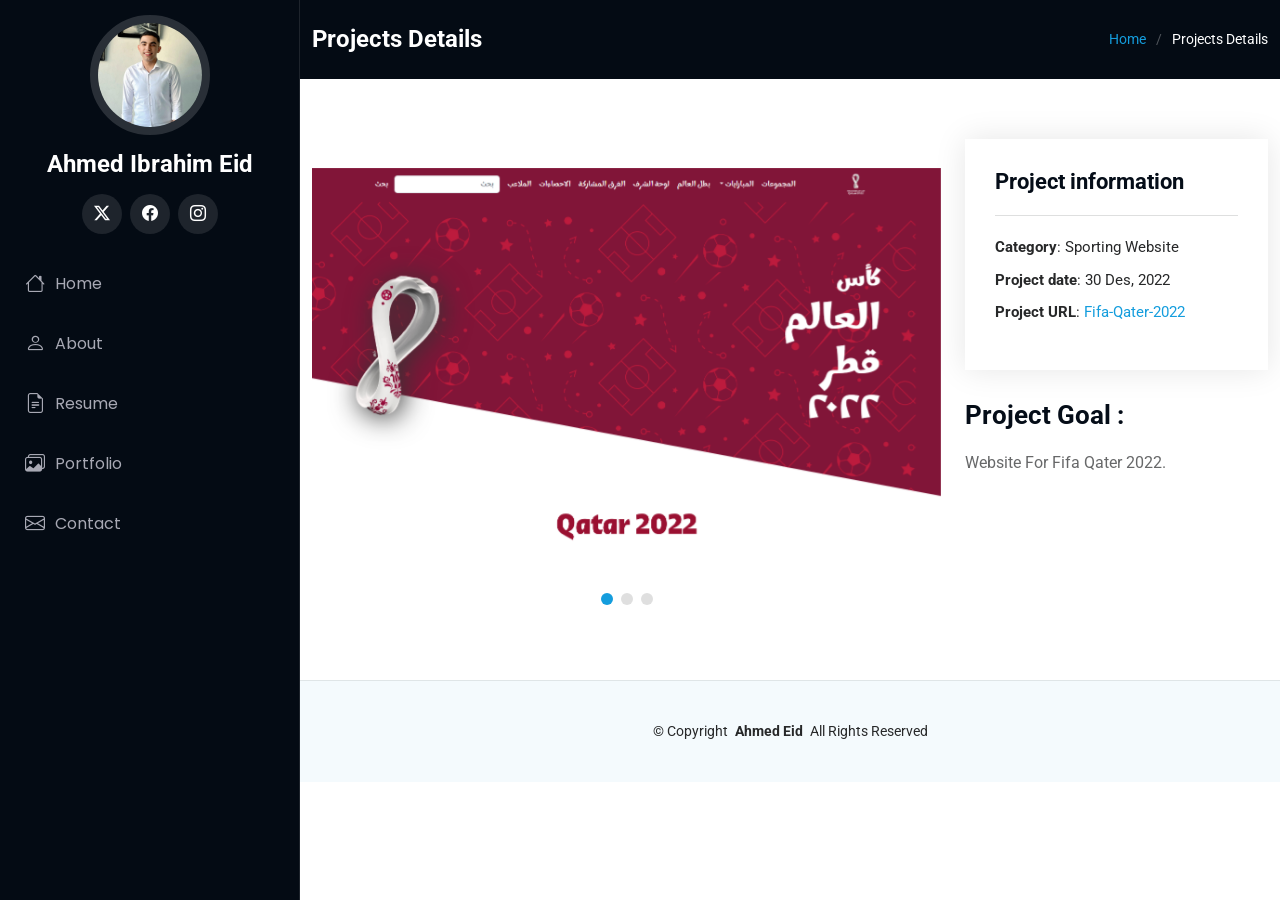
<file: fifaQaterProject.html>
<!doctype html>
<html lang="en">
  <head>
    <meta charset="utf-8" />
    <meta content="width=device-width, initial-scale=1.0" name="viewport" />
    <title>Portfolio Details </title>
    <meta content="" name="description" />
    <meta content="" name="keywords" />

    <!-- Favicons -->
    <link href="assets/img/favicon.png" rel="icon" />
    <link href="assets/img/apple-touch-icon.png" rel="apple-touch-icon" />

    <!-- Fonts -->
    <link href="https://fonts.googleapis.com" rel="preconnect" />
    <link href="https://fonts.gstatic.com" rel="preconnect" crossorigin />
    <link
      href="https://fonts.googleapis.com/css2?family=Roboto:ital,wght@0,100;0,300;0,400;0,500;0,700;0,900;1,100;1,300;1,400;1,500;1,700;1,900&family=Poppins:ital,wght@0,100;0,200;0,300;0,400;0,500;0,600;0,700;0,800;0,900;1,100;1,200;1,300;1,400;1,500;1,600;1,700;1,800;1,900&family=Raleway:ital,wght@0,100;0,200;0,300;0,400;0,500;0,600;0,700;0,800;0,900;1,100;1,200;1,300;1,400;1,500;1,600;1,700;1,800;1,900&display=swap"
      rel="stylesheet"
    />

    <!-- Vendor CSS Files -->
    <link
      href="assets/vendor/bootstrap/css/bootstrap.min.css"
      rel="stylesheet"
    />
    <link
      href="assets/vendor/bootstrap-icons/bootstrap-icons.css"
      rel="stylesheet"
    />
    <link href="assets/vendor/aos/aos.css" rel="stylesheet" />
    <link
      href="assets/vendor/glightbox/css/glightbox.min.css"
      rel="stylesheet"
    />
    <link href="assets/vendor/swiper/swiper-bundle.min.css" rel="stylesheet" />

    <!-- Main CSS File -->
    <link href="assets/css/main.css" rel="stylesheet" />

  
  </head>

  <body class="portfolio-details-page">
    <header id="header" class="header dark-background d-flex flex-column">
      <i class="header-toggle d-xl-none bi bi-list"></i>

      <div class="profile-img">
        <img src="assets/img/portfolio/4.jpeg" alt="" class="img-fluid rounded-circle" />
      </div>

      <a
        href="index.html"
        class="logo d-flex align-items-center justify-content-center"
      >
        <h1 class="sitename">Ahmed Ibrahim Eid</h1>
      </a>

      <div class="social-links text-center">
        <a href="#" class="twitter"><i class="bi bi-twitter-x"></i></a>
        <a href="#" class="facebook"><i class="bi bi-facebook"></i></a>
        <a href="#" class="instagram"><i class="bi bi-instagram"></i></a>
      </div>

      <nav id="navmenu" class="navmenu">
        <ul>
          <li>
            <a href="index.html"><i class="bi bi-house navicon"></i>Home</a>
          </li>
          <li>
            <a href="index.html"><i class="bi bi-person navicon"></i> About</a>
          </li>
          <li>
            <a href="index.html"
              ><i class="bi bi-file-earmark-text navicon"></i> Resume</a
            >
          </li>
          <li>
            <a href="index.html"
              ><i class="bi bi-images navicon"></i> Portfolio</a
            >
          </li>
          <li>
            <a href="index.html"
              ><i class="bi bi-envelope navicon"></i> Contact</a
            >
          </li>
        </ul>
      </nav>
    </header>

    <main class="main">
      <!-- Page Title -->
      <div class="page-title dark-background">
        <div
          class="container d-lg-flex justify-content-between align-items-center"
        >
          <h1 class="mb-2 mb-lg-0">Projects Details</h1>
          <nav class="breadcrumbs">
            <ol>
              <li><a href="index.html">Home</a></li>
              <li class="current">Projects Details</li>
            </ol>
          </nav>
        </div>
      </div>
      <!-- End Page Title -->

      <!-- Portfolio Details Section -->
      <section id="portfolio-details" class="portfolio-details section">
        <div class="container" data-aos="fade-up" data-aos-delay="100">
          <div class="row gy-4">
            <div class="col-lg-8">
              <div class="portfolio-details-slider swiper init-swiper">
                <script type="application/json" class="swiper-config">
                  {
                    "loop": true,
                    "speed": 600,
                    "autoplay": {
                      "delay": 5000
                    },
                    "slidesPerView": "auto",
                    "pagination": {
                      "el": ".swiper-pagination",
                      "type": "bullets",
                      "clickable": true
                    }
                  }
                </script>

                <div class="swiper-wrapper align-items-center">
                  <div class="swiper-slide">
                    <img
                      src="assets/img/fifa/landing.png"
                      alt=""
                    />
                  </div>

                  <div class="swiper-slide">
                    <img
                      src="assets/img/fifa/winner.png"
                      alt=""
                    />
                  </div>

                  <div class="swiper-slide">
                    <img
                      src="assets/img/fifa/best.png"
                      alt=""
                    />
                  </div>
                </div>
                <div class="swiper-pagination"></div>
              </div>
            </div>

            <div class="col-lg-4">
              <div
                class="portfolio-info"
                data-aos="fade-up"
                data-aos-delay="200"
              >
                <h3>Project information</h3>
                <ul>
                  <li><strong>Category</strong>: Sporting Website</li>
                  <li><strong>Project date</strong>: 30 Des, 2022</li>
                  <li>
                    <strong>Project URL</strong>:
                    <a href="https://ahmedeid10.github.io/Fifa-Qater-2022/" target="_blank"
                      >Fifa-Qater-2022</a
                    >
                  </li>
                </ul>
              </div>
              <div
                class="portfolio-description"
                data-aos="fade-up"
                data-aos-delay="300"
              >
                <h2>Project Goal :</h2>
                <p>
                 Website For Fifa Qater 2022.
                </p>
              </div>
            </div>
          </div>
        </div>
      </section>
      <!-- /Portfolio Details Section -->
    </main>

    <footer id="footer" class="footer position-relative light-background">
      <div class="container">
        <div class="copyright text-center">
          <p>
            © <span>Copyright</span>
            <strong class="px-1 sitename">Ahmed Eid</strong>
            <span>All Rights Reserved</span>
          </p>
        </div>
      
      </div>
    </footer>

    <!-- Scroll Top -->
    <a
      href="#"
      id="scroll-top"
      class="scroll-top d-flex align-items-center justify-content-center"
      ><i class="bi bi-arrow-up-short"></i
    ></a>

    <!-- Preloader -->
    <div id="preloader"></div>

    <!-- Vendor JS Files -->
    <script src="assets/vendor/bootstrap/js/bootstrap.bundle.min.js"></script>
    <script src="assets/vendor/php-email-form/validate.js"></script>
    <script src="assets/vendor/aos/aos.js"></script>
    <script src="assets/vendor/typed.js/typed.umd.js"></script>
    <script src="assets/vendor/purecounter/purecounter_vanilla.js"></script>
    <script src="assets/vendor/waypoints/noframework.waypoints.js"></script>
    <script src="assets/vendor/glightbox/js/glightbox.min.js"></script>
    <script src="assets/vendor/imagesloaded/imagesloaded.pkgd.min.js"></script>
    <script src="assets/vendor/isotope-layout/isotope.pkgd.min.js"></script>
    <script src="assets/vendor/swiper/swiper-bundle.min.js"></script>

    <!-- Main JS File -->
    <script src="assets/js/main.js"></script>
  </body>
</html>
</file>
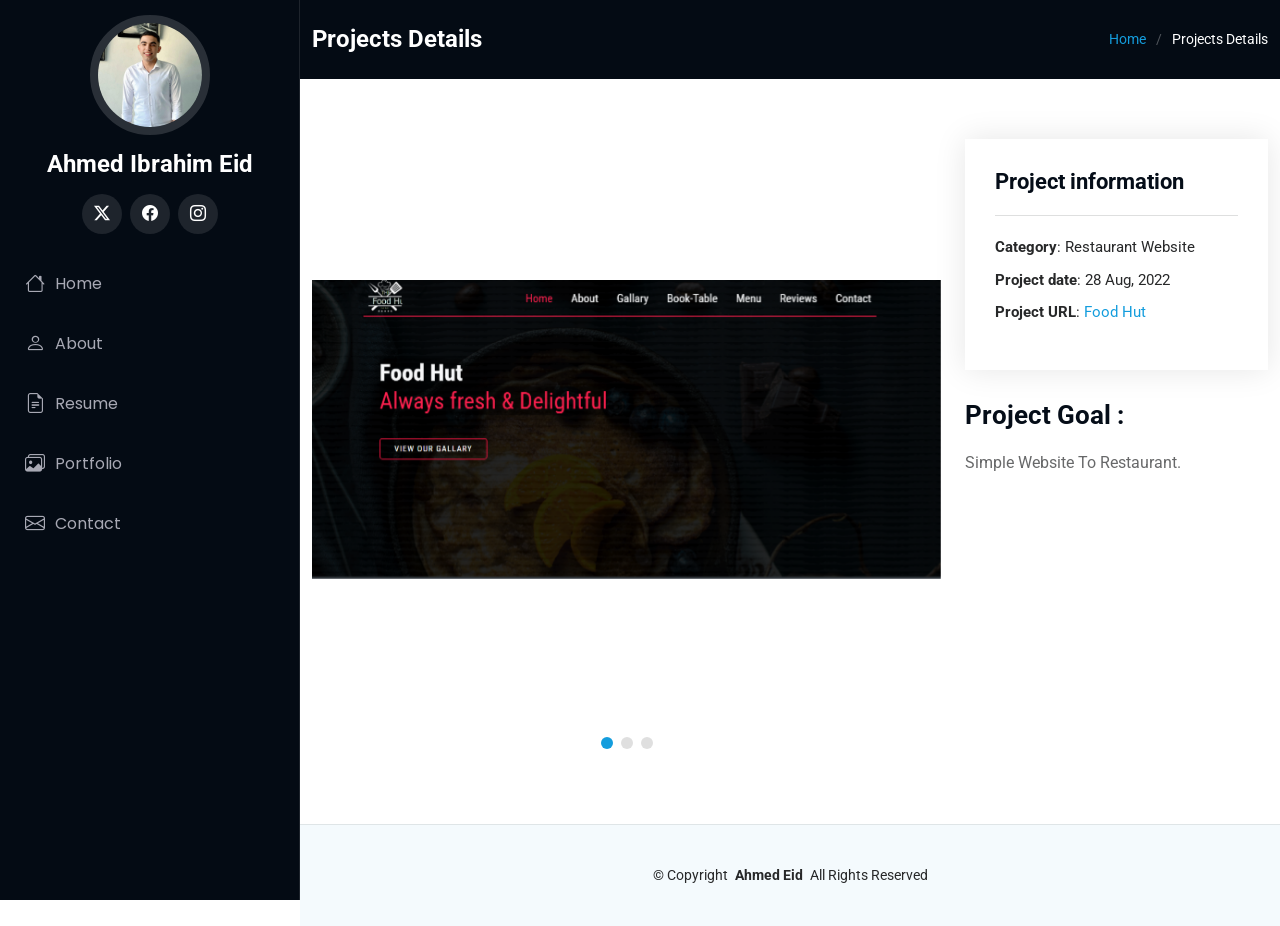
<file: foodHutProject.html>
<!doctype html>
<html lang="en">
  <head>
    <meta charset="utf-8" />
    <meta content="width=device-width, initial-scale=1.0" name="viewport" />
    <title>Portfolio Details </title>
    <meta content="" name="description" />
    <meta content="" name="keywords" />

    <!-- Favicons -->
    <link href="assets/img/favicon.png" rel="icon" />
    <link href="assets/img/apple-touch-icon.png" rel="apple-touch-icon" />

    <!-- Fonts -->
    <link href="https://fonts.googleapis.com" rel="preconnect" />
    <link href="https://fonts.gstatic.com" rel="preconnect" crossorigin />
    <link
      href="https://fonts.googleapis.com/css2?family=Roboto:ital,wght@0,100;0,300;0,400;0,500;0,700;0,900;1,100;1,300;1,400;1,500;1,700;1,900&family=Poppins:ital,wght@0,100;0,200;0,300;0,400;0,500;0,600;0,700;0,800;0,900;1,100;1,200;1,300;1,400;1,500;1,600;1,700;1,800;1,900&family=Raleway:ital,wght@0,100;0,200;0,300;0,400;0,500;0,600;0,700;0,800;0,900;1,100;1,200;1,300;1,400;1,500;1,600;1,700;1,800;1,900&display=swap"
      rel="stylesheet"
    />

    <!-- Vendor CSS Files -->
    <link
      href="assets/vendor/bootstrap/css/bootstrap.min.css"
      rel="stylesheet"
    />
    <link
      href="assets/vendor/bootstrap-icons/bootstrap-icons.css"
      rel="stylesheet"
    />
    <link href="assets/vendor/aos/aos.css" rel="stylesheet" />
    <link
      href="assets/vendor/glightbox/css/glightbox.min.css"
      rel="stylesheet"
    />
    <link href="assets/vendor/swiper/swiper-bundle.min.css" rel="stylesheet" />

    <!-- Main CSS File -->
    <link href="assets/css/main.css" rel="stylesheet" />

  
  </head>

  <body class="portfolio-details-page">
    <header id="header" class="header dark-background d-flex flex-column">
      <i class="header-toggle d-xl-none bi bi-list"></i>

      <div class="profile-img">
        <img src="assets/img/portfolio/4.jpeg" alt="" class="img-fluid rounded-circle" />
      </div>

      <a
        href="index.html"
        class="logo d-flex align-items-center justify-content-center"
      >
        <h1 class="sitename">Ahmed Ibrahim Eid</h1>
      </a>

      <div class="social-links text-center">
        <a href="#" class="twitter"><i class="bi bi-twitter-x"></i></a>
        <a href="#" class="facebook"><i class="bi bi-facebook"></i></a>
        <a href="#" class="instagram"><i class="bi bi-instagram"></i></a>
      </div>

      <nav id="navmenu" class="navmenu">
        <ul>
          <li>
            <a href="index.html"><i class="bi bi-house navicon"></i>Home</a>
          </li>
          <li>
            <a href="index.html"><i class="bi bi-person navicon"></i> About</a>
          </li>
          <li>
            <a href="index.html"
              ><i class="bi bi-file-earmark-text navicon"></i> Resume</a
            >
          </li>
          <li>
            <a href="index.html"
              ><i class="bi bi-images navicon"></i> Portfolio</a
            >
          </li>
          <li>
            <a href="index.html"
              ><i class="bi bi-envelope navicon"></i> Contact</a
            >
          </li>
        </ul>
      </nav>
    </header>

    <main class="main">
      <!-- Page Title -->
      <div class="page-title dark-background">
        <div
          class="container d-lg-flex justify-content-between align-items-center"
        >
          <h1 class="mb-2 mb-lg-0">Projects Details</h1>
          <nav class="breadcrumbs">
            <ol>
              <li><a href="index.html">Home</a></li>
              <li class="current">Projects Details</li>
            </ol>
          </nav>
        </div>
      </div>
      <!-- End Page Title -->

      <!-- Portfolio Details Section -->
      <section id="portfolio-details" class="portfolio-details section">
        <div class="container" data-aos="fade-up" data-aos-delay="100">
          <div class="row gy-4">
            <div class="col-lg-8">
              <div class="portfolio-details-slider swiper init-swiper">
                <script type="application/json" class="swiper-config">
                  {
                    "loop": true,
                    "speed": 600,
                    "autoplay": {
                      "delay": 5000
                    },
                    "slidesPerView": "auto",
                    "pagination": {
                      "el": ".swiper-pagination",
                      "type": "bullets",
                      "clickable": true
                    }
                  }
                </script>

                <div class="swiper-wrapper align-items-center">
                  <div class="swiper-slide">
                    <img
                      src="assets/img/foodHutProject/landing.png"
                      alt=""
                    />
                  </div>

                  <div class="swiper-slide">
                    <img
                      src="assets/img/foodHutProject/menue.png"
                      alt=""
                    />
                  </div>

                  <div class="swiper-slide">
                    <img
                      src="assets/img/foodHutProject/menue1.png"
                      alt=""
                    />
                  </div>
                </div>
                <div class="swiper-pagination"></div>
              </div>
            </div>

            <div class="col-lg-4">
              <div
                class="portfolio-info"
                data-aos="fade-up"
                data-aos-delay="200"
              >
                <h3>Project information</h3>
                <ul>
                  <li><strong>Category</strong>: Restaurant Website</li>
                  <li><strong>Project date</strong>: 28 Aug, 2022</li>
                  <li>
                    <strong>Project URL</strong>:
                    <a href="https://ahmedeid10.github.io/Food-Hut/" target="_blank"
                      >Food Hut</a
                    >
                  </li>
                </ul>
              </div>
              <div
                class="portfolio-description"
                data-aos="fade-up"
                data-aos-delay="300"
              >
                <h2>Project Goal :</h2>
                <p>
                 Simple Website To Restaurant.
                </p>
              </div>
            </div>
          </div>
        </div>
      </section>
      <!-- /Portfolio Details Section -->
    </main>

    <footer id="footer" class="footer position-relative light-background">
      <div class="container">
        <div class="copyright text-center">
          <p>
            © <span>Copyright</span>
            <strong class="px-1 sitename">Ahmed Eid</strong>
            <span>All Rights Reserved</span>
          </p>
        </div>
      
      </div>
    </footer>

    <!-- Scroll Top -->
    <a
      href="#"
      id="scroll-top"
      class="scroll-top d-flex align-items-center justify-content-center"
      ><i class="bi bi-arrow-up-short"></i
    ></a>

    <!-- Preloader -->
    <div id="preloader"></div>

    <!-- Vendor JS Files -->
    <script src="assets/vendor/bootstrap/js/bootstrap.bundle.min.js"></script>
    <script src="assets/vendor/php-email-form/validate.js"></script>
    <script src="assets/vendor/aos/aos.js"></script>
    <script src="assets/vendor/typed.js/typed.umd.js"></script>
    <script src="assets/vendor/purecounter/purecounter_vanilla.js"></script>
    <script src="assets/vendor/waypoints/noframework.waypoints.js"></script>
    <script src="assets/vendor/glightbox/js/glightbox.min.js"></script>
    <script src="assets/vendor/imagesloaded/imagesloaded.pkgd.min.js"></script>
    <script src="assets/vendor/isotope-layout/isotope.pkgd.min.js"></script>
    <script src="assets/vendor/swiper/swiper-bundle.min.js"></script>

    <!-- Main JS File -->
    <script src="assets/js/main.js"></script>
  </body>
</html>
</file>
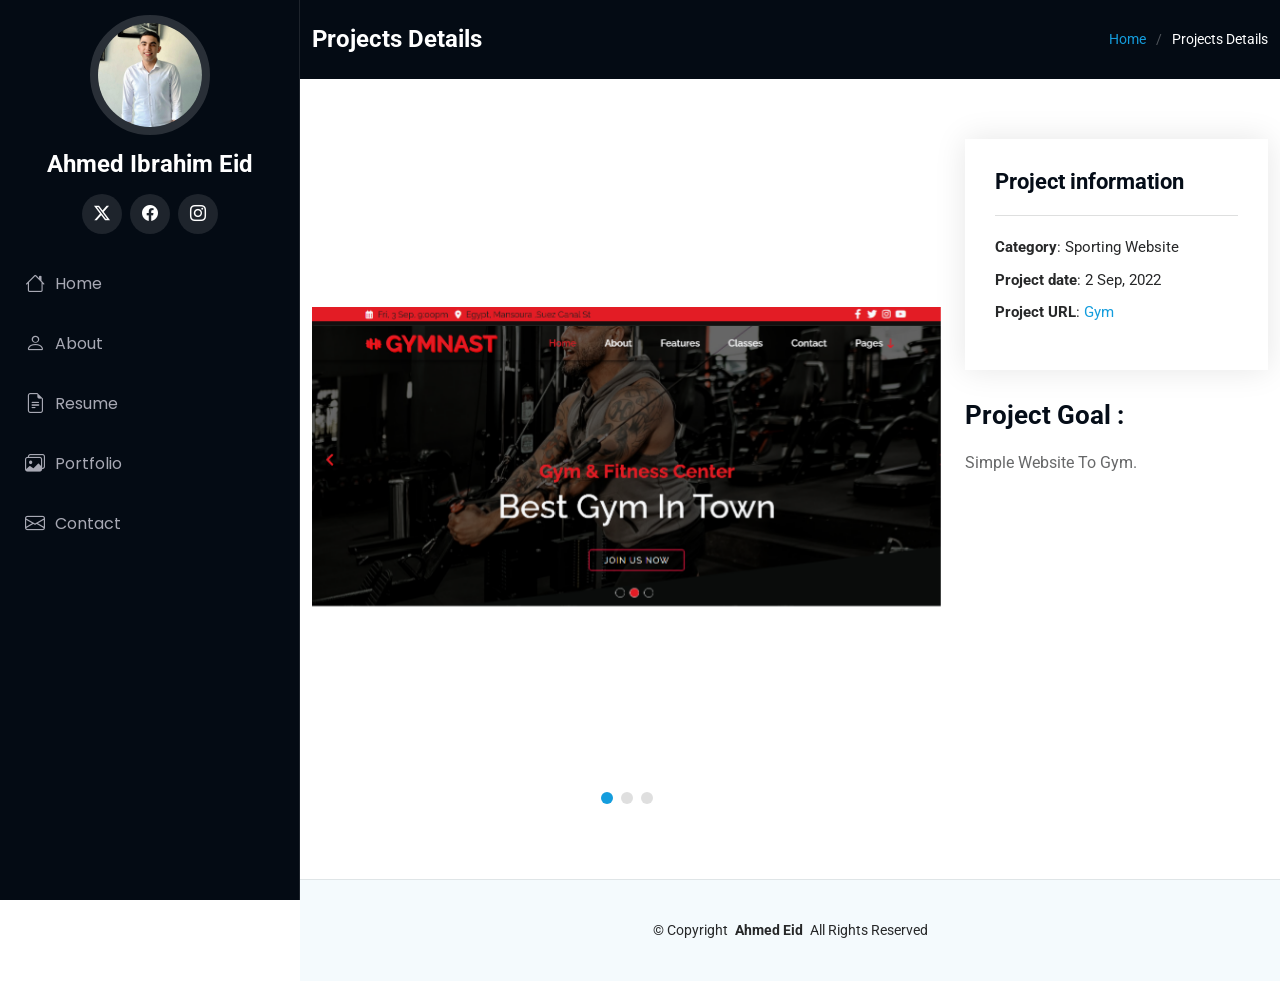
<file: gymProject.html>
<!doctype html>
<html lang="en">
  <head>
    <meta charset="utf-8" />
    <meta content="width=device-width, initial-scale=1.0" name="viewport" />
    <title>Portfolio Details - iPortfolio Bootstrap Template</title>
    <meta content="" name="description" />
    <meta content="" name="keywords" />

    <!-- Favicons -->
    <link href="assets/img/favicon.png" rel="icon" />
    <link href="assets/img/apple-touch-icon.png" rel="apple-touch-icon" />

    <!-- Fonts -->
    <link href="https://fonts.googleapis.com" rel="preconnect" />
    <link href="https://fonts.gstatic.com" rel="preconnect" crossorigin />
    <link
      href="https://fonts.googleapis.com/css2?family=Roboto:ital,wght@0,100;0,300;0,400;0,500;0,700;0,900;1,100;1,300;1,400;1,500;1,700;1,900&family=Poppins:ital,wght@0,100;0,200;0,300;0,400;0,500;0,600;0,700;0,800;0,900;1,100;1,200;1,300;1,400;1,500;1,600;1,700;1,800;1,900&family=Raleway:ital,wght@0,100;0,200;0,300;0,400;0,500;0,600;0,700;0,800;0,900;1,100;1,200;1,300;1,400;1,500;1,600;1,700;1,800;1,900&display=swap"
      rel="stylesheet"
    />

    <!-- Vendor CSS Files -->
    <link
      href="assets/vendor/bootstrap/css/bootstrap.min.css"
      rel="stylesheet"
    />
    <link
      href="assets/vendor/bootstrap-icons/bootstrap-icons.css"
      rel="stylesheet"
    />
    <link href="assets/vendor/aos/aos.css" rel="stylesheet" />
    <link
      href="assets/vendor/glightbox/css/glightbox.min.css"
      rel="stylesheet"
    />
    <link href="assets/vendor/swiper/swiper-bundle.min.css" rel="stylesheet" />

    <!-- Main CSS File -->
    <link href="assets/css/main.css" rel="stylesheet" />

  
  </head>

  <body class="portfolio-details-page">
    <header id="header" class="header dark-background d-flex flex-column">
      <i class="header-toggle d-xl-none bi bi-list"></i>

      <div class="profile-img">
        <img src="assets/img/portfolio/4.jpeg" alt="" class="img-fluid rounded-circle" />
      </div>

      <a
        href="index.html"
        class="logo d-flex align-items-center justify-content-center"
      >
        <h1 class="sitename">Ahmed Ibrahim Eid</h1>
      </a>

      <div class="social-links text-center">
        <a href="#" class="twitter"><i class="bi bi-twitter-x"></i></a>
        <a href="#" class="facebook"><i class="bi bi-facebook"></i></a>
        <a href="#" class="instagram"><i class="bi bi-instagram"></i></a>
      </div>

      <nav id="navmenu" class="navmenu">
        <ul>
          <li>
            <a href="index.html"><i class="bi bi-house navicon"></i>Home</a>
          </li>
          <li>
            <a href="index.html"><i class="bi bi-person navicon"></i> About</a>
          </li>
          <li>
            <a href="index.html"
              ><i class="bi bi-file-earmark-text navicon"></i> Resume</a
            >
          </li>
          <li>
            <a href="index.html"
              ><i class="bi bi-images navicon"></i> Portfolio</a
            >
          </li>
          <li>
            <a href="index.html"
              ><i class="bi bi-envelope navicon"></i> Contact</a
            >
          </li>
        </ul>
      </nav>
    </header>

    <main class="main">
      <!-- Page Title -->
      <div class="page-title dark-background">
        <div
          class="container d-lg-flex justify-content-between align-items-center"
        >
          <h1 class="mb-2 mb-lg-0">Projects Details</h1>
          <nav class="breadcrumbs">
            <ol>
              <li><a href="index.html">Home</a></li>
              <li class="current">Projects Details</li>
            </ol>
          </nav>
        </div>
      </div>
      <!-- End Page Title -->

      <!-- Portfolio Details Section -->
      <section id="portfolio-details" class="portfolio-details section">
        <div class="container" data-aos="fade-up" data-aos-delay="100">
          <div class="row gy-4">
            <div class="col-lg-8">
              <div class="portfolio-details-slider swiper init-swiper">
                <script type="application/json" class="swiper-config">
                  {
                    "loop": true,
                    "speed": 600,
                    "autoplay": {
                      "delay": 5000
                    },
                    "slidesPerView": "auto",
                    "pagination": {
                      "el": ".swiper-pagination",
                      "type": "bullets",
                      "clickable": true
                    }
                  }
                </script>

                <div class="swiper-wrapper align-items-center">
                  <div class="swiper-slide">
                    <img
                      src="assets/img/gymProject/landing.png"
                      alt=""
                    />
                  </div>

                  <div class="swiper-slide">
                    <img
                      src="assets/img/gymProject/about.png"
                      alt=""
                    />
                  </div>

                  <div class="swiper-slide">
                    <img
                      src="assets/img/gymProject/offer.png"
                      alt=""
                    />
                  </div>
                </div>
                <div class="swiper-pagination"></div>
              </div>
            </div>

            <div class="col-lg-4">
              <div
                class="portfolio-info"
                data-aos="fade-up"
                data-aos-delay="200"
              >
                <h3>Project information</h3>
                <ul>
                  <li><strong>Category</strong>: Sporting Website</li>
                  <li><strong>Project date</strong>: 2 Sep, 2022</li>
                  <li>
                    <strong>Project URL</strong>:
                    <a href="https://ahmedeid10.github.io/Gym/" target="_blank"
                      >Gym</a
                    >
                  </li>
                </ul>
              </div>
              <div
                class="portfolio-description"
                data-aos="fade-up"
                data-aos-delay="300"
              >
                <h2>Project Goal :</h2>
                <p>
                 Simple Website To Gym.
                </p>
              </div>
            </div>
          </div>
        </div>
      </section>
      <!-- /Portfolio Details Section -->
    </main>

    <footer id="footer" class="footer position-relative light-background">
      <div class="container">
        <div class="copyright text-center">
          <p>
            © <span>Copyright</span>
            <strong class="px-1 sitename">Ahmed Eid</strong>
            <span>All Rights Reserved</span>
          </p>
        </div>
      
      </div>
    </footer>

    <!-- Scroll Top -->
    <a
      href="#"
      id="scroll-top"
      class="scroll-top d-flex align-items-center justify-content-center"
      ><i class="bi bi-arrow-up-short"></i
    ></a>

    <!-- Preloader -->
    <div id="preloader"></div>

    <!-- Vendor JS Files -->
    <script src="assets/vendor/bootstrap/js/bootstrap.bundle.min.js"></script>
    <script src="assets/vendor/php-email-form/validate.js"></script>
    <script src="assets/vendor/aos/aos.js"></script>
    <script src="assets/vendor/typed.js/typed.umd.js"></script>
    <script src="assets/vendor/purecounter/purecounter_vanilla.js"></script>
    <script src="assets/vendor/waypoints/noframework.waypoints.js"></script>
    <script src="assets/vendor/glightbox/js/glightbox.min.js"></script>
    <script src="assets/vendor/imagesloaded/imagesloaded.pkgd.min.js"></script>
    <script src="assets/vendor/isotope-layout/isotope.pkgd.min.js"></script>
    <script src="assets/vendor/swiper/swiper-bundle.min.js"></script>

    <!-- Main JS File -->
    <script src="assets/js/main.js"></script>
  </body>
</html>
</file>
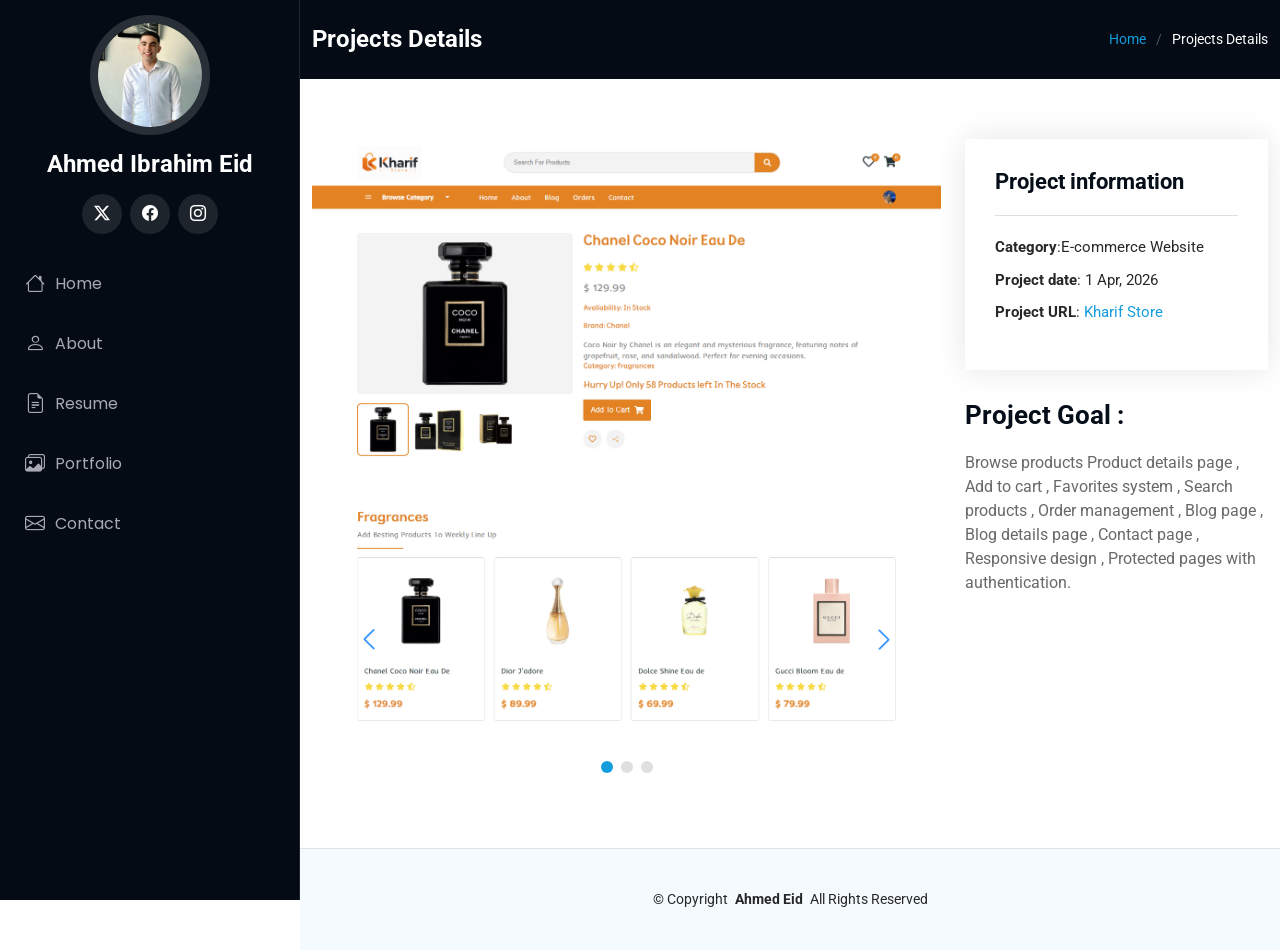
<file: kharifStore.html>
<!doctype html>
<html lang="en">
  <head>
    <meta charset="utf-8" />
    <meta content="width=device-width, initial-scale=1.0" name="viewport" />
    <title>Portfolio Details</title>
    <meta content="" name="description" />
    <meta content="" name="keywords" />

    <!-- Favicons -->
    <link href="assets/img/favicon.png" rel="icon" />
    <link href="assets/img/apple-touch-icon.png" rel="apple-touch-icon" />

    <!-- Fonts -->
    <link href="https://fonts.googleapis.com" rel="preconnect" />
    <link href="https://fonts.gstatic.com" rel="preconnect" crossorigin />
    <link
      href="https://fonts.googleapis.com/css2?family=Roboto:ital,wght@0,100;0,300;0,400;0,500;0,700;0,900;1,100;1,300;1,400;1,500;1,700;1,900&family=Poppins:ital,wght@0,100;0,200;0,300;0,400;0,500;0,600;0,700;0,800;0,900;1,100;1,200;1,300;1,400;1,500;1,600;1,700;1,800;1,900&family=Raleway:ital,wght@0,100;0,200;0,300;0,400;0,500;0,600;0,700;0,800;0,900;1,100;1,200;1,300;1,400;1,500;1,600;1,700;1,800;1,900&display=swap"
      rel="stylesheet"
    />

    <!-- Vendor CSS Files -->
    <link
      href="assets/vendor/bootstrap/css/bootstrap.min.css"
      rel="stylesheet"
    />
    <link
      href="assets/vendor/bootstrap-icons/bootstrap-icons.css"
      rel="stylesheet"
    />
    <link href="assets/vendor/aos/aos.css" rel="stylesheet" />
    <link
      href="assets/vendor/glightbox/css/glightbox.min.css"
      rel="stylesheet"
    />
    <link href="assets/vendor/swiper/swiper-bundle.min.css" rel="stylesheet" />

    <!-- Main CSS File -->
    <link href="assets/css/main.css" rel="stylesheet" />
  </head>

  <body class="portfolio-details-page">
    <header id="header" class="header dark-background d-flex flex-column">
      <i class="header-toggle d-xl-none bi bi-list"></i>

      <div class="profile-img">
        <img
          src="assets/img/portfolio/4.jpeg"
          alt=""
          class="img-fluid rounded-circle"
        />
      </div>

      <a
        href="index.html"
        class="logo d-flex align-items-center justify-content-center"
      >
        <h1 class="sitename">Ahmed Ibrahim Eid</h1>
      </a>

      <div class="social-links text-center">
        <a href="#" class="twitter"><i class="bi bi-twitter-x"></i></a>
        <a href="#" class="facebook"><i class="bi bi-facebook"></i></a>
        <a href="#" class="instagram"><i class="bi bi-instagram"></i></a>
      </div>

      <nav id="navmenu" class="navmenu">
        <ul>
          <li>
            <a href="index.html"><i class="bi bi-house navicon"></i>Home</a>
          </li>
          <li>
            <a href="index.html"><i class="bi bi-person navicon"></i> About</a>
          </li>
          <li>
            <a href="index.html"
              ><i class="bi bi-file-earmark-text navicon"></i> Resume</a
            >
          </li>
          <li>
            <a href="index.html"
              ><i class="bi bi-images navicon"></i> Portfolio</a
            >
          </li>
          <li>
            <a href="index.html"
              ><i class="bi bi-envelope navicon"></i> Contact</a
            >
          </li>
        </ul>
      </nav>
    </header>

    <main class="main">
      <!-- Page Title -->
      <div class="page-title dark-background">
        <div
          class="container d-lg-flex justify-content-between align-items-center"
        >
          <h1 class="mb-2 mb-lg-0">Projects Details</h1>
          <nav class="breadcrumbs">
            <ol>
              <li><a href="index.html">Home</a></li>
              <li class="current">Projects Details</li>
            </ol>
          </nav>
        </div>
      </div>
      <!-- End Page Title -->

      <!-- Portfolio Details Section -->
      <section id="portfolio-details" class="portfolio-details section">
        <div class="container" data-aos="fade-up" data-aos-delay="100">
          <div class="row gy-4">
            <div class="col-lg-8">
              <div class="portfolio-details-slider swiper init-swiper">
                <script type="application/json" class="swiper-config">
                  {
                    "loop": true,
                    "speed": 600,
                    "autoplay": {
                      "delay": 5000
                    },
                    "slidesPerView": "auto",
                    "pagination": {
                      "el": ".swiper-pagination",
                      "type": "bullets",
                      "clickable": true
                    }
                  }
                </script>

                <div class="swiper-wrapper align-items-center">
                  <div class="swiper-slide">
                    <img src="assets/img/KharifStore/detalis.png" alt="" />
                  </div>

                  <div class="swiper-slide">
                    <img src="assets/img/KharifStore/cart.png" alt="" />
                  </div>

                  <div class="swiper-slide">
                    <img src="assets/img/KharifStore/orders.png" alt="" />
                  </div>
                </div>
                <div class="swiper-pagination"></div>
              </div>
            </div>

            <div class="col-lg-4">
              <div
                class="portfolio-info"
                data-aos="fade-up"
                data-aos-delay="200"
              >
                <h3>Project information</h3>
                <ul>
                  <li><strong>Category</strong>:E-commerce Website</li>
                  <li><strong>Project date</strong>: 1 Apr, 2026</li>
                  <li>
                    <strong>Project URL</strong>:
                    <a href="https://kharif-store.netlify.app/" target="_blank"
                      >Kharif Store</a
                    >
                  </li>
                </ul>
              </div>
              <div
                class="portfolio-description"
                data-aos="fade-up"
                data-aos-delay="300"
              >
                <h2>Project Goal :</h2>
                <p>
                  Browse products Product details page , Add to cart , Favorites
                  system , Search products , Order management , Blog page , Blog
                  details page , Contact page , Responsive design , Protected
                  pages with authentication.
                </p>
              </div>
            </div>
          </div>
        </div>
      </section>
      <!-- /Portfolio Details Section -->
    </main>

    <footer id="footer" class="footer position-relative light-background">
      <div class="container">
        <div class="copyright text-center">
          <p>
            © <span>Copyright</span>
            <strong class="px-1 sitename">Ahmed Eid</strong>
            <span>All Rights Reserved</span>
          </p>
        </div>
      </div>
    </footer>

    <!-- Scroll Top -->
    <a
      href="#"
      id="scroll-top"
      class="scroll-top d-flex align-items-center justify-content-center"
      ><i class="bi bi-arrow-up-short"></i
    ></a>

    <!-- Preloader -->
    <div id="preloader"></div>

    <!-- Vendor JS Files -->
    <script src="assets/vendor/bootstrap/js/bootstrap.bundle.min.js"></script>
    <script src="assets/vendor/php-email-form/validate.js"></script>
    <script src="assets/vendor/aos/aos.js"></script>
    <script src="assets/vendor/typed.js/typed.umd.js"></script>
    <script src="assets/vendor/purecounter/purecounter_vanilla.js"></script>
    <script src="assets/vendor/waypoints/noframework.waypoints.js"></script>
    <script src="assets/vendor/glightbox/js/glightbox.min.js"></script>
    <script src="assets/vendor/imagesloaded/imagesloaded.pkgd.min.js"></script>
    <script src="assets/vendor/isotope-layout/isotope.pkgd.min.js"></script>
    <script src="assets/vendor/swiper/swiper-bundle.min.js"></script>

    <!-- Main JS File -->
    <script src="assets/js/main.js"></script>
  </body>
</html>
</file>
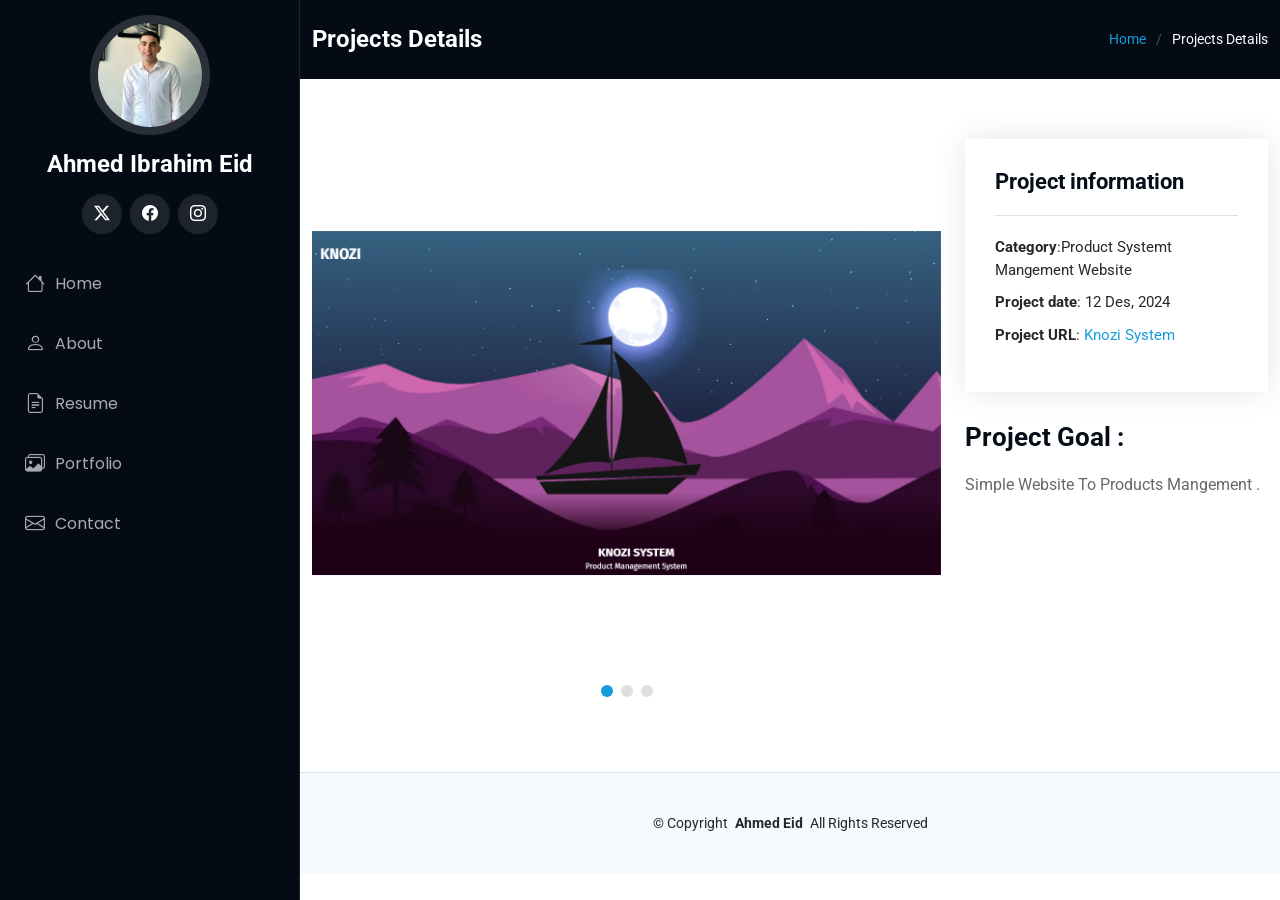
<file: knoziSystemProject.html>
<!doctype html>
<html lang="en">
  <head>
    <meta charset="utf-8" />
    <meta content="width=device-width, initial-scale=1.0" name="viewport" />
    <title>Portfolio Details </title>
    <meta content="" name="description" />
    <meta content="" name="keywords" />

    <!-- Favicons -->
    <link href="assets/img/favicon.png" rel="icon" />
    <link href="assets/img/apple-touch-icon.png" rel="apple-touch-icon" />

    <!-- Fonts -->
    <link href="https://fonts.googleapis.com" rel="preconnect" />
    <link href="https://fonts.gstatic.com" rel="preconnect" crossorigin />
    <link
      href="https://fonts.googleapis.com/css2?family=Roboto:ital,wght@0,100;0,300;0,400;0,500;0,700;0,900;1,100;1,300;1,400;1,500;1,700;1,900&family=Poppins:ital,wght@0,100;0,200;0,300;0,400;0,500;0,600;0,700;0,800;0,900;1,100;1,200;1,300;1,400;1,500;1,600;1,700;1,800;1,900&family=Raleway:ital,wght@0,100;0,200;0,300;0,400;0,500;0,600;0,700;0,800;0,900;1,100;1,200;1,300;1,400;1,500;1,600;1,700;1,800;1,900&display=swap"
      rel="stylesheet"
    />

    <!-- Vendor CSS Files -->
    <link
      href="assets/vendor/bootstrap/css/bootstrap.min.css"
      rel="stylesheet"
    />
    <link
      href="assets/vendor/bootstrap-icons/bootstrap-icons.css"
      rel="stylesheet"
    />
    <link href="assets/vendor/aos/aos.css" rel="stylesheet" />
    <link
      href="assets/vendor/glightbox/css/glightbox.min.css"
      rel="stylesheet"
    />
    <link href="assets/vendor/swiper/swiper-bundle.min.css" rel="stylesheet" />

    <!-- Main CSS File -->
    <link href="assets/css/main.css" rel="stylesheet" />

  
  </head>

  <body class="portfolio-details-page">
    <header id="header" class="header dark-background d-flex flex-column">
      <i class="header-toggle d-xl-none bi bi-list"></i>

      <div class="profile-img">
        <img src="assets/img/portfolio/4.jpeg" alt="" class="img-fluid rounded-circle" />
      </div>

      <a
        href="index.html"
        class="logo d-flex align-items-center justify-content-center"
      >
        <h1 class="sitename">Ahmed Ibrahim Eid</h1>
      </a>

      <div class="social-links text-center">
        <a href="#" class="twitter"><i class="bi bi-twitter-x"></i></a>
        <a href="#" class="facebook"><i class="bi bi-facebook"></i></a>
        <a href="#" class="instagram"><i class="bi bi-instagram"></i></a>
      </div>

      <nav id="navmenu" class="navmenu">
        <ul>
          <li>
            <a href="index.html"><i class="bi bi-house navicon"></i>Home</a>
          </li>
          <li>
            <a href="index.html"><i class="bi bi-person navicon"></i> About</a>
          </li>
          <li>
            <a href="index.html"
              ><i class="bi bi-file-earmark-text navicon"></i> Resume</a
            >
          </li>
          <li>
            <a href="index.html"
              ><i class="bi bi-images navicon"></i> Portfolio</a
            >
          </li>
          <li>
            <a href="index.html"
              ><i class="bi bi-envelope navicon"></i> Contact</a
            >
          </li>
        </ul>
      </nav>
    </header>

    <main class="main">
      <!-- Page Title -->
      <div class="page-title dark-background">
        <div
          class="container d-lg-flex justify-content-between align-items-center"
        >
          <h1 class="mb-2 mb-lg-0">Projects Details</h1>
          <nav class="breadcrumbs">
            <ol>
              <li><a href="index.html">Home</a></li>
              <li class="current">Projects Details</li>
            </ol>
          </nav>
        </div>
      </div>
      <!-- End Page Title -->

      <!-- Portfolio Details Section -->
      <section id="portfolio-details" class="portfolio-details section">
        <div class="container" data-aos="fade-up" data-aos-delay="100">
          <div class="row gy-4">
            <div class="col-lg-8">
              <div class="portfolio-details-slider swiper init-swiper">
                <script type="application/json" class="swiper-config">
                  {
                    "loop": true,
                    "speed": 600,
                    "autoplay": {
                      "delay": 5000
                    },
                    "slidesPerView": "auto",
                    "pagination": {
                      "el": ".swiper-pagination",
                      "type": "bullets",
                      "clickable": true
                    }
                  }
                </script>

                <div class="swiper-wrapper align-items-center">
                  <div class="swiper-slide">
                    <img
                      src="assets/img/knoziSystem/landing.png"
                      alt=""
                    />
                  </div>

                  <div class="swiper-slide">
                    <img
                      src="assets/img/knoziSystem/system.png"
                      alt=""
                    />
                  </div>

                  <div class="swiper-slide">
                    <img
                      src="assets/img/knoziSystem/product.png"
                      alt=""
                    />
                  </div>
                </div>
                <div class="swiper-pagination"></div>
              </div>
            </div>

            <div class="col-lg-4">
              <div
                class="portfolio-info"
                data-aos="fade-up"
                data-aos-delay="200"
              >
                <h3>Project information</h3>
                <ul>
                  <li><strong>Category</strong>:Product Systemt Mangement Website</li>
                  <li><strong>Project date</strong>: 12 Des, 2024</li>
                  <li>
                    <strong>Project URL</strong>:
                    <a href="https://ahmedeid10.github.io/Knozi-system/" target="_blank"
                      >Knozi System</a
                    >
                  </li>
                </ul>
              </div>
              <div
                class="portfolio-description"
                data-aos="fade-up"
                data-aos-delay="300"
              >
                <h2>Project Goal :</h2>
                <p>
                 Simple Website To Products Mangement .
                </p>
              </div>
            </div>
          </div>
        </div>
      </section>
      <!-- /Portfolio Details Section -->
    </main>

    <footer id="footer" class="footer position-relative light-background">
      <div class="container">
        <div class="copyright text-center">
          <p>
            © <span>Copyright</span>
            <strong class="px-1 sitename">Ahmed Eid</strong>
            <span>All Rights Reserved</span>
          </p>
        </div>
      
      </div>
    </footer>

    <!-- Scroll Top -->
    <a
      href="#"
      id="scroll-top"
      class="scroll-top d-flex align-items-center justify-content-center"
      ><i class="bi bi-arrow-up-short"></i
    ></a>

    <!-- Preloader -->
    <div id="preloader"></div>

    <!-- Vendor JS Files -->
    <script src="assets/vendor/bootstrap/js/bootstrap.bundle.min.js"></script>
    <script src="assets/vendor/php-email-form/validate.js"></script>
    <script src="assets/vendor/aos/aos.js"></script>
    <script src="assets/vendor/typed.js/typed.umd.js"></script>
    <script src="assets/vendor/purecounter/purecounter_vanilla.js"></script>
    <script src="assets/vendor/waypoints/noframework.waypoints.js"></script>
    <script src="assets/vendor/glightbox/js/glightbox.min.js"></script>
    <script src="assets/vendor/imagesloaded/imagesloaded.pkgd.min.js"></script>
    <script src="assets/vendor/isotope-layout/isotope.pkgd.min.js"></script>
    <script src="assets/vendor/swiper/swiper-bundle.min.js"></script>

    <!-- Main JS File -->
    <script src="assets/js/main.js"></script>
  </body>
</html>
</file>
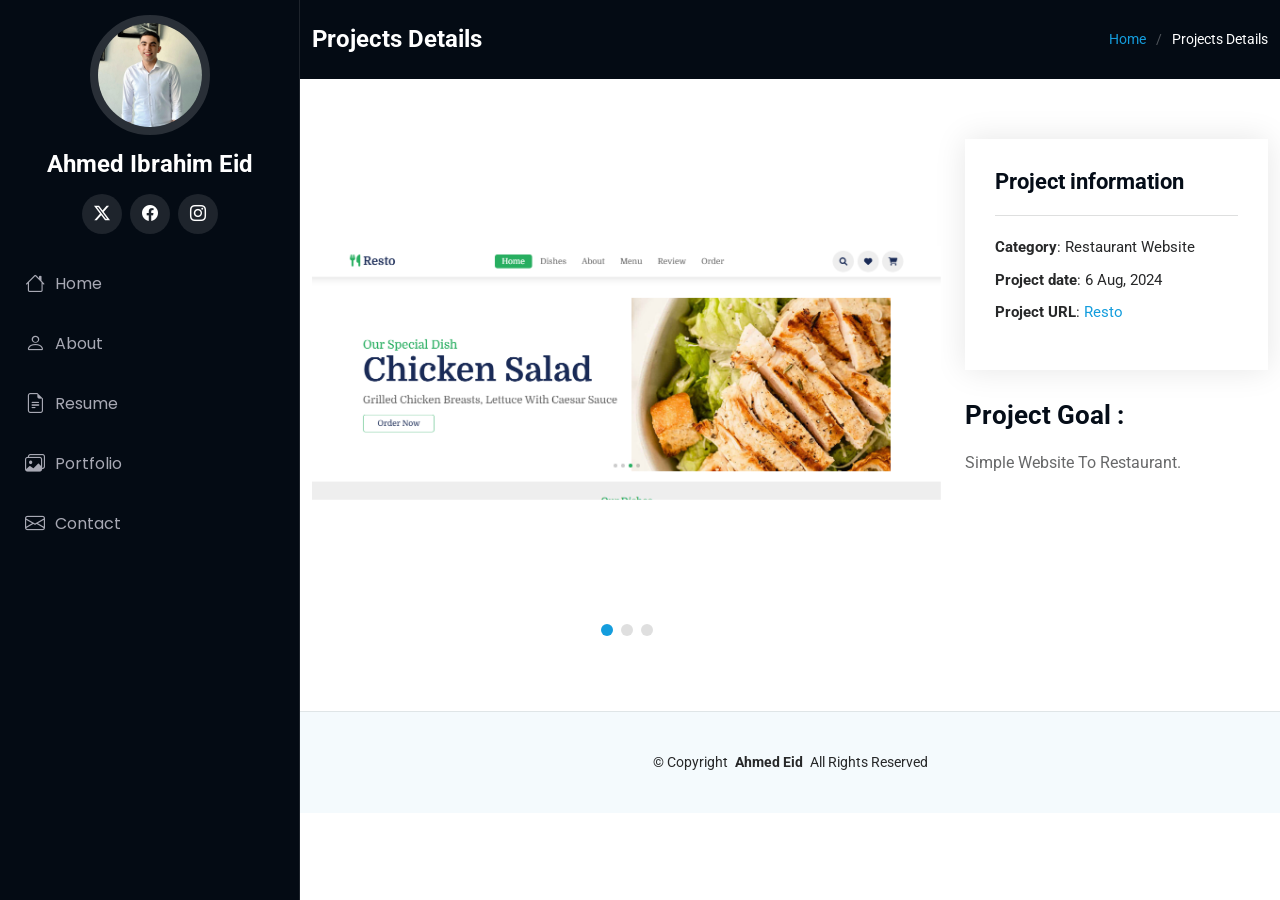
<file: restoProject.html>
<!doctype html>
<html lang="en">
  <head>
    <meta charset="utf-8" />
    <meta content="width=device-width, initial-scale=1.0" name="viewport" />
    <title>Portfolio Details</title>
    <meta content="" name="description" />
    <meta content="" name="keywords" />

    <!-- Favicons -->
    <link href="assets/img/favicon.png" rel="icon" />
    <link href="assets/img/apple-touch-icon.png" rel="apple-touch-icon" />

    <!-- Fonts -->
    <link href="https://fonts.googleapis.com" rel="preconnect" />
    <link href="https://fonts.gstatic.com" rel="preconnect" crossorigin />
    <link
      href="https://fonts.googleapis.com/css2?family=Roboto:ital,wght@0,100;0,300;0,400;0,500;0,700;0,900;1,100;1,300;1,400;1,500;1,700;1,900&family=Poppins:ital,wght@0,100;0,200;0,300;0,400;0,500;0,600;0,700;0,800;0,900;1,100;1,200;1,300;1,400;1,500;1,600;1,700;1,800;1,900&family=Raleway:ital,wght@0,100;0,200;0,300;0,400;0,500;0,600;0,700;0,800;0,900;1,100;1,200;1,300;1,400;1,500;1,600;1,700;1,800;1,900&display=swap"
      rel="stylesheet"
    />

    <!-- Vendor CSS Files -->
    <link
      href="assets/vendor/bootstrap/css/bootstrap.min.css"
      rel="stylesheet"
    />
    <link
      href="assets/vendor/bootstrap-icons/bootstrap-icons.css"
      rel="stylesheet"
    />
    <link href="assets/vendor/aos/aos.css" rel="stylesheet" />
    <link
      href="assets/vendor/glightbox/css/glightbox.min.css"
      rel="stylesheet"
    />
    <link href="assets/vendor/swiper/swiper-bundle.min.css" rel="stylesheet" />

    <!-- Main CSS File -->
    <link href="assets/css/main.css" rel="stylesheet" />

  
  </head>

  <body class="portfolio-details-page">
    <header id="header" class="header dark-background d-flex flex-column">
      <i class="header-toggle d-xl-none bi bi-list"></i>

      <div class="profile-img">
        <img src="assets/img/portfolio/4.jpeg" alt="" class="img-fluid rounded-circle" />
      </div>

      <a
        href="index.html"
        class="logo d-flex align-items-center justify-content-center"
      >
        <h1 class="sitename">Ahmed Ibrahim Eid</h1>
      </a>

      <div class="social-links text-center">
        <a href="#" class="twitter"><i class="bi bi-twitter-x"></i></a>
        <a href="#" class="facebook"><i class="bi bi-facebook"></i></a>
        <a href="#" class="instagram"><i class="bi bi-instagram"></i></a>
      </div>

      <nav id="navmenu" class="navmenu">
        <ul>
          <li>
            <a href="index.html"><i class="bi bi-house navicon"></i>Home</a>
          </li>
          <li>
            <a href="index.html"><i class="bi bi-person navicon"></i> About</a>
          </li>
          <li>
            <a href="index.html"
              ><i class="bi bi-file-earmark-text navicon"></i> Resume</a
            >
          </li>
          <li>
            <a href="index.html"
              ><i class="bi bi-images navicon"></i> Portfolio</a
            >
          </li>
          <li>
            <a href="index.html"
              ><i class="bi bi-envelope navicon"></i> Contact</a
            >
          </li>
        </ul>
      </nav>
    </header>

    <main class="main">
      <!-- Page Title -->
      <div class="page-title dark-background">
        <div
          class="container d-lg-flex justify-content-between align-items-center"
        >
          <h1 class="mb-2 mb-lg-0">Projects Details</h1>
          <nav class="breadcrumbs">
            <ol>
              <li><a href="index.html">Home</a></li>
              <li class="current">Projects Details</li>
            </ol>
          </nav>
        </div>
      </div>
      <!-- End Page Title -->

      <!-- Portfolio Details Section -->
      <section id="portfolio-details" class="portfolio-details section">
        <div class="container" data-aos="fade-up" data-aos-delay="100">
          <div class="row gy-4">
            <div class="col-lg-8">
              <div class="portfolio-details-slider swiper init-swiper">
                <script type="application/json" class="swiper-config">
                  {
                    "loop": true,
                    "speed": 600,
                    "autoplay": {
                      "delay": 5000
                    },
                    "slidesPerView": "auto",
                    "pagination": {
                      "el": ".swiper-pagination",
                      "type": "bullets",
                      "clickable": true
                    }
                  }
                </script>

                <div class="swiper-wrapper align-items-center">
                  <div class="swiper-slide">
                    <img
                      src="assets/img/RestoProject/landing.png"
                      alt=""
                    />
                  </div>

                  <div class="swiper-slide">
                    <img
                      src="assets/img/RestoProject/about.png"
                      alt=""
                    />
                  </div>

                  <div class="swiper-slide">
                    <img
                      src="assets/img/RestoProject/menue.png"
                      alt=""
                    />
                  </div>
                </div>
                <div class="swiper-pagination"></div>
              </div>
            </div>

            <div class="col-lg-4">
              <div
                class="portfolio-info"
                data-aos="fade-up"
                data-aos-delay="200"
              >
                <h3>Project information</h3>
                <ul>
                  <li><strong>Category</strong>: Restaurant Website</li>
                  <li><strong>Project date</strong>: 6 Aug, 2024</li>
                  <li>
                    <strong>Project URL</strong>:
                    <a href="https://ahmedeid10.github.io/Resto/" target="_blank"
                      >Resto</a
                    >
                  </li>
                </ul>
              </div>
              <div
                class="portfolio-description"
                data-aos="fade-up"
                data-aos-delay="300"
              >
                <h2>Project Goal :</h2>
                <p>
                 Simple Website To Restaurant.
                </p>
              </div>
            </div>
          </div>
        </div>
      </section>
      <!-- /Portfolio Details Section -->
    </main>

    <footer id="footer" class="footer position-relative light-background">
      <div class="container">
        <div class="copyright text-center">
          <p>
            © <span>Copyright</span>
            <strong class="px-1 sitename">Ahmed Eid</strong>
            <span>All Rights Reserved</span>
          </p>
        </div>
      
      </div>
    </footer>

    <!-- Scroll Top -->
    <a
      href="#"
      id="scroll-top"
      class="scroll-top d-flex align-items-center justify-content-center"
      ><i class="bi bi-arrow-up-short"></i
    ></a>

    <!-- Preloader -->
    <div id="preloader"></div>

    <!-- Vendor JS Files -->
    <script src="assets/vendor/bootstrap/js/bootstrap.bundle.min.js"></script>
    <script src="assets/vendor/php-email-form/validate.js"></script>
    <script src="assets/vendor/aos/aos.js"></script>
    <script src="assets/vendor/typed.js/typed.umd.js"></script>
    <script src="assets/vendor/purecounter/purecounter_vanilla.js"></script>
    <script src="assets/vendor/waypoints/noframework.waypoints.js"></script>
    <script src="assets/vendor/glightbox/js/glightbox.min.js"></script>
    <script src="assets/vendor/imagesloaded/imagesloaded.pkgd.min.js"></script>
    <script src="assets/vendor/isotope-layout/isotope.pkgd.min.js"></script>
    <script src="assets/vendor/swiper/swiper-bundle.min.js"></script>

    <!-- Main JS File -->
    <script src="assets/js/main.js"></script>
  </body>
</html>
</file>
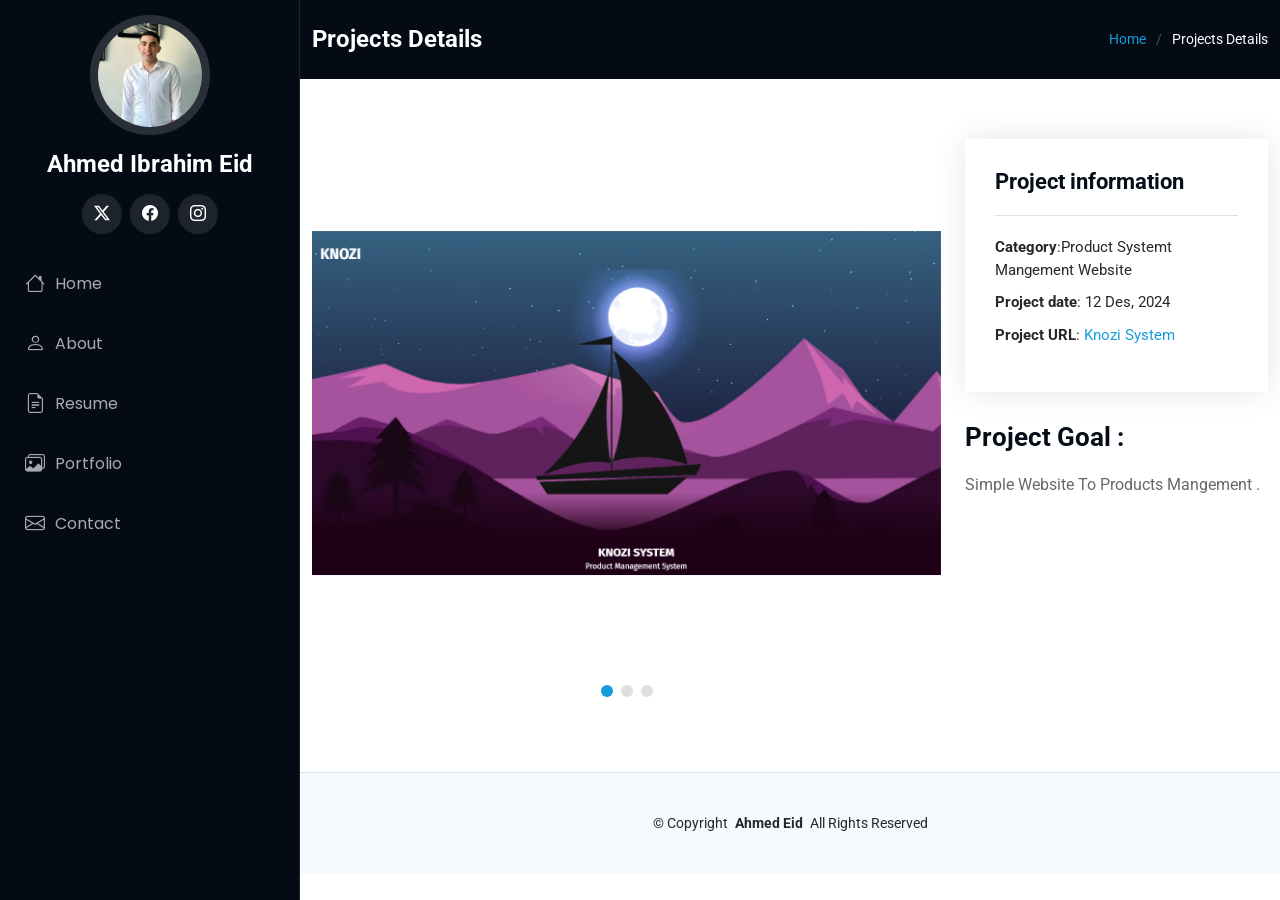
<file: todeProject.html>
<!doctype html>
<html lang="en">
  <head>
    <meta charset="utf-8" />
    <meta content="width=device-width, initial-scale=1.0" name="viewport" />
    <title>Portfolio Details - iPortfolio Bootstrap Template</title>
    <meta content="" name="description" />
    <meta content="" name="keywords" />

    <!-- Favicons -->
    <link href="assets/img/favicon.png" rel="icon" />
    <link href="assets/img/apple-touch-icon.png" rel="apple-touch-icon" />

    <!-- Fonts -->
    <link href="https://fonts.googleapis.com" rel="preconnect" />
    <link href="https://fonts.gstatic.com" rel="preconnect" crossorigin />
    <link
      href="https://fonts.googleapis.com/css2?family=Roboto:ital,wght@0,100;0,300;0,400;0,500;0,700;0,900;1,100;1,300;1,400;1,500;1,700;1,900&family=Poppins:ital,wght@0,100;0,200;0,300;0,400;0,500;0,600;0,700;0,800;0,900;1,100;1,200;1,300;1,400;1,500;1,600;1,700;1,800;1,900&family=Raleway:ital,wght@0,100;0,200;0,300;0,400;0,500;0,600;0,700;0,800;0,900;1,100;1,200;1,300;1,400;1,500;1,600;1,700;1,800;1,900&display=swap"
      rel="stylesheet"
    />

    <!-- Vendor CSS Files -->
    <link
      href="assets/vendor/bootstrap/css/bootstrap.min.css"
      rel="stylesheet"
    />
    <link
      href="assets/vendor/bootstrap-icons/bootstrap-icons.css"
      rel="stylesheet"
    />
    <link href="assets/vendor/aos/aos.css" rel="stylesheet" />
    <link
      href="assets/vendor/glightbox/css/glightbox.min.css"
      rel="stylesheet"
    />
    <link href="assets/vendor/swiper/swiper-bundle.min.css" rel="stylesheet" />

    <!-- Main CSS File -->
    <link href="assets/css/main.css" rel="stylesheet" />

  
  </head>

  <body class="portfolio-details-page">
    <header id="header" class="header dark-background d-flex flex-column">
      <i class="header-toggle d-xl-none bi bi-list"></i>

      <div class="profile-img">
        <img src="assets/img/portfolio/4.jpeg" alt="" class="img-fluid rounded-circle" />
      </div>

      <a
        href="index.html"
        class="logo d-flex align-items-center justify-content-center"
      >
        <h1 class="sitename">Ahmed Ibrahim Eid</h1>
      </a>

      <div class="social-links text-center">
        <a href="#" class="twitter"><i class="bi bi-twitter-x"></i></a>
        <a href="#" class="facebook"><i class="bi bi-facebook"></i></a>
        <a href="#" class="instagram"><i class="bi bi-instagram"></i></a>
      </div>

      <nav id="navmenu" class="navmenu">
        <ul>
          <li>
            <a href="index.html"><i class="bi bi-house navicon"></i>Home</a>
          </li>
          <li>
            <a href="index.html"><i class="bi bi-person navicon"></i> About</a>
          </li>
          <li>
            <a href="index.html"
              ><i class="bi bi-file-earmark-text navicon"></i> Resume</a
            >
          </li>
          <li>
            <a href="index.html"
              ><i class="bi bi-images navicon"></i> Portfolio</a
            >
          </li>
          <li>
            <a href="index.html"
              ><i class="bi bi-envelope navicon"></i> Contact</a
            >
          </li>
        </ul>
      </nav>
    </header>

    <main class="main">
      <!-- Page Title -->
      <div class="page-title dark-background">
        <div
          class="container d-lg-flex justify-content-between align-items-center"
        >
          <h1 class="mb-2 mb-lg-0">Projects Details</h1>
          <nav class="breadcrumbs">
            <ol>
              <li><a href="index.html">Home</a></li>
              <li class="current">Projects Details</li>
            </ol>
          </nav>
        </div>
      </div>
      <!-- End Page Title -->

      <!-- Portfolio Details Section -->
      <section id="portfolio-details" class="portfolio-details section">
        <div class="container" data-aos="fade-up" data-aos-delay="100">
          <div class="row gy-4">
            <div class="col-lg-8">
              <div class="portfolio-details-slider swiper init-swiper">
                <script type="application/json" class="swiper-config">
                  {
                    "loop": true,
                    "speed": 600,
                    "autoplay": {
                      "delay": 5000
                    },
                    "slidesPerView": "auto",
                    "pagination": {
                      "el": ".swiper-pagination",
                      "type": "bullets",
                      "clickable": true
                    }
                  }
                </script>

                <div class="swiper-wrapper align-items-center">
                  <div class="swiper-slide">
                    <img
                      src="assets/img/knoziSystem/landing.png"
                      alt=""
                    />
                  </div>

                  <div class="swiper-slide">
                    <img
                      src="assets/img/knoziSystem/system.png"
                      alt=""
                    />
                  </div>

                  <div class="swiper-slide">
                    <img
                      src="assets/img/knoziSystem/product.png"
                      alt=""
                    />
                  </div>
                </div>
                <div class="swiper-pagination"></div>
              </div>
            </div>

            <div class="col-lg-4">
              <div
                class="portfolio-info"
                data-aos="fade-up"
                data-aos-delay="200"
              >
                <h3>Project information</h3>
                <ul>
                  <li><strong>Category</strong>:Product Systemt Mangement Website</li>
                  <li><strong>Project date</strong>: 12 Des, 2024</li>
                  <li>
                    <strong>Project URL</strong>:
                    <a href="https://ahmedeid10.github.io/Knozi-system/" target="_blank"
                      >Knozi System</a
                    >
                  </li>
                </ul>
              </div>
              <div
                class="portfolio-description"
                data-aos="fade-up"
                data-aos-delay="300"
              >
                <h2>Project Goal :</h2>
                <p>
                 Simple Website To Products Mangement .
                </p>
              </div>
            </div>
          </div>
        </div>
      </section>
      <!-- /Portfolio Details Section -->
    </main>

    <footer id="footer" class="footer position-relative light-background">
      <div class="container">
        <div class="copyright text-center">
          <p>
            © <span>Copyright</span>
            <strong class="px-1 sitename">Ahmed Eid</strong>
            <span>All Rights Reserved</span>
          </p>
        </div>
      
      </div>
    </footer>

    <!-- Scroll Top -->
    <a
      href="#"
      id="scroll-top"
      class="scroll-top d-flex align-items-center justify-content-center"
      ><i class="bi bi-arrow-up-short"></i
    ></a>

    <!-- Preloader -->
    <div id="preloader"></div>

    <!-- Vendor JS Files -->
    <script src="assets/vendor/bootstrap/js/bootstrap.bundle.min.js"></script>
    <script src="assets/vendor/php-email-form/validate.js"></script>
    <script src="assets/vendor/aos/aos.js"></script>
    <script src="assets/vendor/typed.js/typed.umd.js"></script>
    <script src="assets/vendor/purecounter/purecounter_vanilla.js"></script>
    <script src="assets/vendor/waypoints/noframework.waypoints.js"></script>
    <script src="assets/vendor/glightbox/js/glightbox.min.js"></script>
    <script src="assets/vendor/imagesloaded/imagesloaded.pkgd.min.js"></script>
    <script src="assets/vendor/isotope-layout/isotope.pkgd.min.js"></script>
    <script src="assets/vendor/swiper/swiper-bundle.min.js"></script>

    <!-- Main JS File -->
    <script src="assets/js/main.js"></script>
  </body>
</html>
</file>
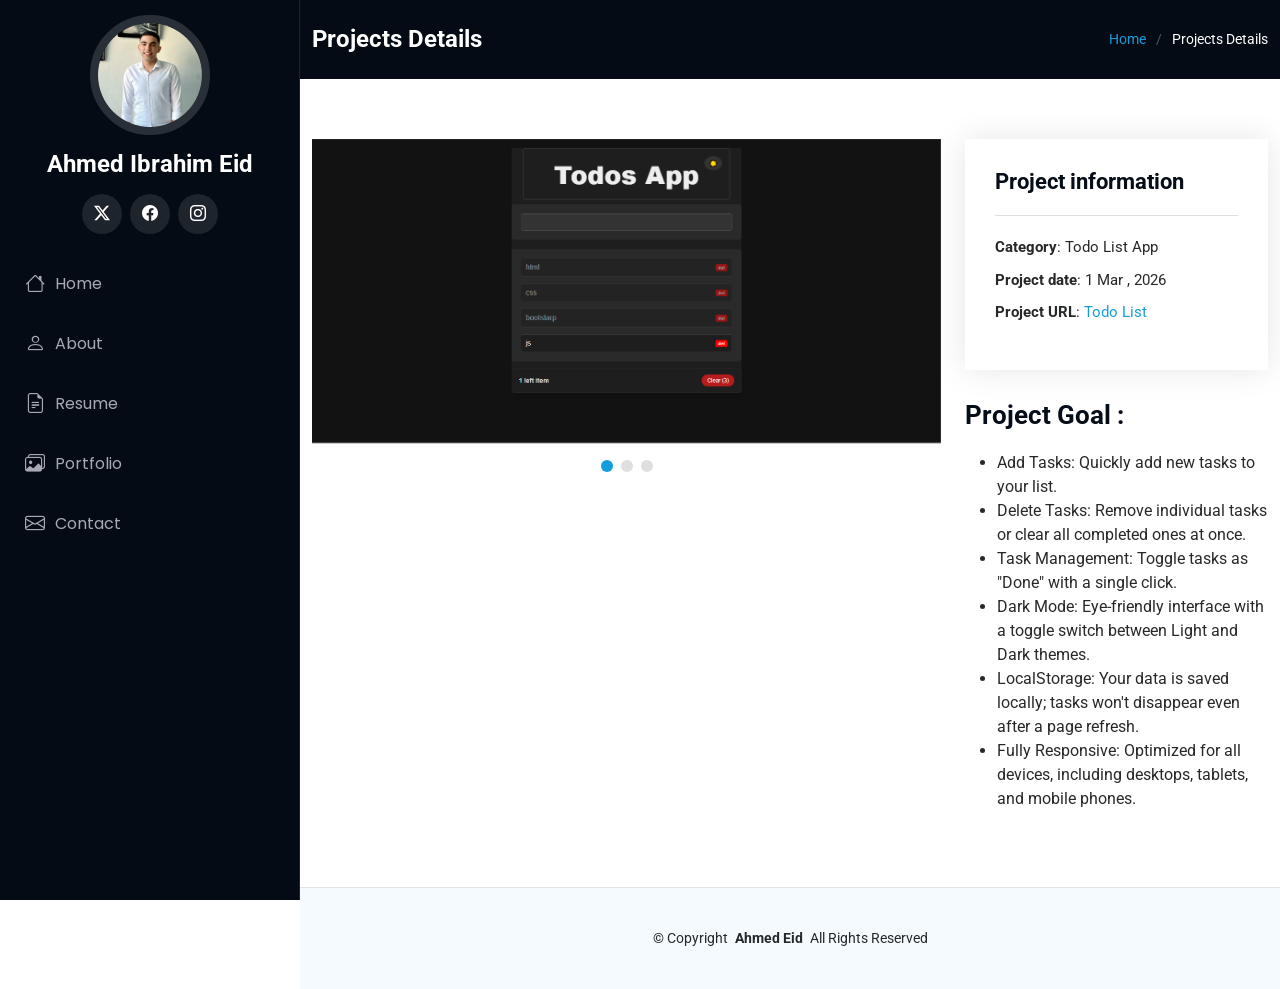
<file: todoProject.html>
<!doctype html>
<html lang="en">
  <head>
    <meta charset="utf-8" />
    <meta content="width=device-width, initial-scale=1.0" name="viewport" />
    <title>Portfolio Details</title>
    <meta content="" name="description" />
    <meta content="" name="keywords" />

    <!-- Favicons -->
    <link href="assets/img/favicon.png" rel="icon" />
    <link href="assets/img/apple-touch-icon.png" rel="apple-touch-icon" />

    <!-- Fonts -->
    <link href="https://fonts.googleapis.com" rel="preconnect" />
    <link href="https://fonts.gstatic.com" rel="preconnect" crossorigin />
    <link
      href="https://fonts.googleapis.com/css2?family=Roboto:ital,wght@0,100;0,300;0,400;0,500;0,700;0,900;1,100;1,300;1,400;1,500;1,700;1,900&family=Poppins:ital,wght@0,100;0,200;0,300;0,400;0,500;0,600;0,700;0,800;0,900;1,100;1,200;1,300;1,400;1,500;1,600;1,700;1,800;1,900&family=Raleway:ital,wght@0,100;0,200;0,300;0,400;0,500;0,600;0,700;0,800;0,900;1,100;1,200;1,300;1,400;1,500;1,600;1,700;1,800;1,900&display=swap"
      rel="stylesheet"
    />

    <!-- Vendor CSS Files -->
    <link
      href="assets/vendor/bootstrap/css/bootstrap.min.css"
      rel="stylesheet"
    />
    <link
      href="assets/vendor/bootstrap-icons/bootstrap-icons.css"
      rel="stylesheet"
    />
    <link href="assets/vendor/aos/aos.css" rel="stylesheet" />
    <link
      href="assets/vendor/glightbox/css/glightbox.min.css"
      rel="stylesheet"
    />
    <link href="assets/vendor/swiper/swiper-bundle.min.css" rel="stylesheet" />

    <!-- Main CSS File -->
    <link href="assets/css/main.css" rel="stylesheet" />

  
  </head>

  <body class="portfolio-details-page">
    <header id="header" class="header dark-background d-flex flex-column">
      <i class="header-toggle d-xl-none bi bi-list"></i>

      <div class="profile-img">
        <img src="assets/img/portfolio/4.jpeg" alt="" class="img-fluid rounded-circle" />
      </div>

      <a
        href="index.html"
        class="logo d-flex align-items-center justify-content-center"
      >
        <h1 class="sitename">Ahmed Ibrahim Eid</h1>
      </a>

      <div class="social-links text-center">
        <a href="#" class="twitter"><i class="bi bi-twitter-x"></i></a>
        <a href="#" class="facebook"><i class="bi bi-facebook"></i></a>
        <a href="#" class="instagram"><i class="bi bi-instagram"></i></a>
      </div>

      <nav id="navmenu" class="navmenu">
        <ul>
          <li>
            <a href="index.html"><i class="bi bi-house navicon"></i>Home</a>
          </li>
          <li>
            <a href="index.html"><i class="bi bi-person navicon"></i> About</a>
          </li>
          <li>
            <a href="index.html"
              ><i class="bi bi-file-earmark-text navicon"></i> Resume</a
            >
          </li>
          <li>
            <a href="index.html"
              ><i class="bi bi-images navicon"></i> Portfolio</a
            >
          </li>
          <li>
            <a href="index.html"
              ><i class="bi bi-envelope navicon"></i> Contact</a
            >
          </li>
        </ul>
      </nav>
    </header>

    <main class="main">
      <!-- Page Title -->
      <div class="page-title dark-background">
        <div
          class="container d-lg-flex justify-content-between align-items-center"
        >
          <h1 class="mb-2 mb-lg-0">Projects Details</h1>
          <nav class="breadcrumbs">
            <ol>
              <li><a href="index.html">Home</a></li>
              <li class="current">Projects Details</li>
            </ol>
          </nav>
        </div>
      </div>
      <!-- End Page Title -->

      <!-- Portfolio Details Section -->
      <section id="portfolio-details" class="portfolio-details section">
        <div class="container" data-aos="fade-up" data-aos-delay="100">
          <div class="row gy-4">
            <div class="col-lg-8">
              <div class="portfolio-details-slider swiper init-swiper">
                <script type="application/json" class="swiper-config">
                  {
                    "loop": true,
                    "speed": 600,
                    "autoplay": {
                      "delay": 5000
                    },
                    "slidesPerView": "auto",
                    "pagination": {
                      "el": ".swiper-pagination",
                      "type": "bullets",
                      "clickable": true
                    }
                  }
                </script>

                <div class="swiper-wrapper align-items-center">
                  <div class="swiper-slide">
                    <img
                      src="assets/img/todo/darkDone.png"
                      alt=""
                    />
                  </div>

                  <div class="swiper-slide">
                    <img
                      src="assets/img/todo/light.png"
                      alt=""
                    />
                  </div>

                  <div class="swiper-slide">
                    <img
                      src="assets/img/todo/lightDone.png"
                      alt=""
                    />
                  </div>
                </div>
                <div class="swiper-pagination"></div>
              </div>
            </div>

            <div class="col-lg-4">
              <div
                class="portfolio-info"
                data-aos="fade-up"
                data-aos-delay="200"
              >
                <h3>Project information</h3>
                <ul>
                  <li><strong>Category</strong>: Todo List App </li>
                  <li><strong>Project date</strong>: 1 Mar , 2026</li>
                  <li>
                    <strong>Project URL</strong>:
                    <a href=" https://ahmedeid10.github.io/TodoAapp/" target="_blank"
                      >Todo List</a
                    >
                  </li>
                </ul>
              </div>
              <div
                class="portfolio-description"
                data-aos="fade-up"
                data-aos-delay="300"
              >
                <h2>Project Goal :</h2>
                <p>
                <ul>
                  <li>Add Tasks: Quickly add new tasks to your list.</li>
                  <li>Delete Tasks: Remove individual tasks or clear all completed ones at once.</li>
                  <li>Task Management: Toggle tasks as "Done" with a single click.</li>
                  <li>Dark Mode: Eye-friendly interface with a toggle switch between Light and Dark themes.</li>
                  <li>LocalStorage: Your data is saved locally; tasks won't disappear even after a page refresh.</li>
                  <li>Fully Responsive: Optimized for all devices, including desktops, tablets, and mobile phones.</li>
                </ul>
                </p>
              </div>
            </div>
          </div>
        </div>
      </section>
      <!-- /Portfolio Details Section -->
    </main>

    <footer id="footer" class="footer position-relative light-background">
      <div class="container">
        <div class="copyright text-center">
          <p>
            © <span>Copyright</span>
            <strong class="px-1 sitename">Ahmed Eid</strong>
            <span>All Rights Reserved</span>
          </p>
        </div>
      
      </div>
    </footer>

    <!-- Scroll Top -->
    <a
      href="#"
      id="scroll-top"
      class="scroll-top d-flex align-items-center justify-content-center"
      ><i class="bi bi-arrow-up-short"></i
    ></a>

    <!-- Preloader -->
    <div id="preloader"></div>

    <!-- Vendor JS Files -->
    <script src="assets/vendor/bootstrap/js/bootstrap.bundle.min.js"></script>
    <script src="assets/vendor/php-email-form/validate.js"></script>
    <script src="assets/vendor/aos/aos.js"></script>
    <script src="assets/vendor/typed.js/typed.umd.js"></script>
    <script src="assets/vendor/purecounter/purecounter_vanilla.js"></script>
    <script src="assets/vendor/waypoints/noframework.waypoints.js"></script>
    <script src="assets/vendor/glightbox/js/glightbox.min.js"></script>
    <script src="assets/vendor/imagesloaded/imagesloaded.pkgd.min.js"></script>
    <script src="assets/vendor/isotope-layout/isotope.pkgd.min.js"></script>
    <script src="assets/vendor/swiper/swiper-bundle.min.js"></script>

    <!-- Main JS File -->
    <script src="assets/js/main.js"></script>
  </body>
</html>
</file>
<file: assets/css/main.css>
/* Fonts */
:root {
  --default-font: "Roboto",  system-ui, -apple-system, "Segoe UI", Roboto, "Helvetica Neue", Arial, "Noto Sans", "Liberation Sans", sans-serif, "Apple Color Emoji", "Segoe UI Emoji", "Segoe UI Symbol", "Noto Color Emoji";
  --heading-font: "Raleway",  sans-serif;
  --nav-font: "Poppins",  sans-serif;
}


:root { 
  --background-color: #ffffff;
  --default-color: #272829; 
  --heading-color: #050d18; 
  --accent-color: #149ddd; 
  --surface-color: #ffffff; 
  --contrast-color: #ffffff; 
}


:root {
  --nav-color: #a8a9b4;  
  --nav-hover-color: #ffffff; 
  --nav-mobile-background-color: #040b14; 
  --nav-dropdown-background-color: #040b14; 
  --nav-dropdown-color: #a8a9b4; 
  --nav-dropdown-hover-color: #ffffff; 
}



.light-background {
  --background-color: #f4fafd;
  --surface-color: #ffffff;
}

.dark-background {
  --background-color: #040b14;
  --default-color: #ffffff;
  --heading-color: #ffffff;
  --surface-color: #151f2b;
  --contrast-color: #ffffff;
}

/* Smooth scroll */
:root {
  scroll-behavior: smooth;
}

/*--------------------------------------------------------------
# General Styling & Shared Classes
--------------------------------------------------------------*/
body {
  color: var(--default-color);
  background-color: var(--background-color);
  font-family: var(--default-font);
}

a {
  color: var(--accent-color);
  text-decoration: none;
  transition: 0.3s;
}

a:hover {
  color: color-mix(in srgb, var(--accent-color), transparent 25%);
  text-decoration: none;
}

h1,
h2,
h3,
h4,
h5,
h6 {
  color: var(--heading-color);
}

/*--------------------------------------------------------------
# Global Header
--------------------------------------------------------------*/
.header {
  color: var(--default-color);
  background-color: var(--background-color);
  position: fixed;
  top: 0;
  left: 0;
  bottom: 0;
  padding: 0 15px;
  width: 300px;
  transition: all ease-in-out 0.3s;
  overflow-y: auto;
  z-index: 997;
  border-right: 1px solid color-mix(in srgb, var(--default-color), transparent 90%);
}

.header .profile-img img {
  margin: 15px auto;
  display: block;
  width: 120px;
  border: 8px solid color-mix(in srgb, var(--default-color), transparent 85%);
}

.header .logo {
  line-height: 1;
  margin-bottom: 15px;
}

.header .logo img {
  max-height: 32px;
  margin-right: 8px;
}

.header .logo h1 {
  font-size: 24px;
  margin: 0;
  font-weight: 700;
  color: var(--heading-color);
}

.header .social-links {
  margin: 0 0 20px 0;
}

.header .social-links a {
  font-size: 16px;
  display: inline-flex;
  align-items: center;
  justify-content: center;
  background: color-mix(in srgb, var(--default-color), transparent 90%);
  color: var(--default-color);
  margin: 0 2px;
  border-radius: 50%;
  text-align: center;
  width: 40px;
  height: 40px;
  transition: 0.3s;
}

.header .social-links a:hover {
  color: var(--contrast-color);
  background: var(--accent-color);
}

@media (min-width: 1200px) {

  .header~main,
  .header~#footer {
    margin-left: 300px;
  }
}

@media (max-width: 1199px) {
  .header {
    left: -100%;
  }
}

.header.header-show {
  left: 0;
}

.header .header-toggle {
  color: var(--contrast-color);
  background-color: var(--accent-color);
  font-size: 22px;
  display: flex;
  align-items: center;
  justify-content: center;
  width: 40px;
  height: 40px;
  border-radius: 50%;
  cursor: pointer;
  position: fixed;
  top: 15px;
  right: 15px;
  z-index: 9999;
  transition: background-color 0.3s;
}

.header .header-toggle:hover {
  color: var(--contrast-color);
  background-color: color-mix(in srgb, var(--accent-color) 90%, white 15%);
}

/*--------------------------------------------------------------
# Navigation Menu
--------------------------------------------------------------*/
.mobile-nav-toggle {
  display: none;
}

.navmenu {
  padding: 0;
  z-index: 9997;
}

.navmenu ul {
  list-style: none;
  padding: 0 0 20px 0;
  margin: 0;
}

.navmenu a,
.navmenu a:focus {
  color: var(--nav-color);
  padding: 15px 10px;
  font-family: var(--nav-font);
  font-size: 16px;
  font-weight: 400;
  display: flex;
  align-items: center;
  white-space: nowrap;
  transition: 0.3s;
  width: 100%;
}

.navmenu a .navicon,
.navmenu a:focus .navicon {
  font-size: 20px;
  margin-right: 10px;
}

.navmenu a .toggle-dropdown,
.navmenu a:focus .toggle-dropdown {
  font-size: 12px;
  line-height: 0;
  margin-left: auto;
  width: 30px;
  height: 30px;
  display: flex;
  align-items: center;
  justify-content: center;
  border-radius: 50%;
  transition: 0.3s;
  flex-shrink: 0;
  background-color: color-mix(in srgb, var(--accent-color), transparent 90%);
}

.navmenu a .toggle-dropdown:hover,
.navmenu a:focus .toggle-dropdown:hover {
  background-color: var(--accent-color);
  color: var(--contrast-color);
}

.navmenu a:hover,
.navmenu .active,
.navmenu .active:focus {
  color: var(--nav-hover-color);
}

.navmenu a:hover .navicon,
.navmenu .active .navicon,
.navmenu .active:focus .navicon {
  color: var(--accent-color);
}

.navmenu .active .toggle-dropdown,
.navmenu .active:focus .toggle-dropdown {
  background-color: var(--accent-color);
  color: var(--contrast-color);
  transform: rotate(180deg);
}

.navmenu .dropdown {
  display: block;
}

.navmenu .dropdown a,
.navmenu .dropdown a:focus {
  color: --nav-dropdown-color;
}

.navmenu .dropdown a:hover,
.navmenu .dropdown .active,
.navmenu .dropdown .active:focus {
  color: var(--nav-dropdown-hover-color);
}

.navmenu .dropdown ul {
  position: static;
  display: none;
  z-index: 99;
  padding: 5px 10px;
  margin: 5px 10px;
  background-color: var(--nav-dropdown-background-color);
  border: 1px solid color-mix(in srgb, var(--default-color), transparent 90%);
  box-shadow: none;
  transition: all 0.5s ease-in-out;
}

.navmenu .dropdown ul ul {
  background-color: rgba(33, 37, 41, 0.1);
}

.navmenu .dropdown>.dropdown-active {
  display: block;
  background-color: rgba(33, 37, 41, 0.03);
}

/*--------------------------------------------------------------
# Global Footer
--------------------------------------------------------------*/
.footer {
  color: var(--default-color);
  background-color: var(--background-color);
  font-size: 14px;
  padding: 40px 0;
  position: relative;
  border-top: 1px solid color-mix(in srgb, var(--default-color), transparent 90%);
}

.footer .copyright p {
  margin-bottom: 0;
}

.footer .credits {
  margin-top: 4px;
  font-size: 13px;
  text-align: center;
}

/*--------------------------------------------------------------
# Preloader
--------------------------------------------------------------*/
#preloader {
  position: fixed;
  inset: 0;
  z-index: 999999;
  overflow: hidden;
  background: var(--background-color);
  transition: all 0.6s ease-out;
}

#preloader:before {
  content: "";
  position: fixed;
  top: calc(50% - 30px);
  left: calc(50% - 30px);
  border: 6px solid #ffffff;
  border-color: var(--accent-color) transparent var(--accent-color) transparent;
  border-radius: 50%;
  width: 60px;
  height: 60px;
  animation: animate-preloader 1.5s linear infinite;
}

@keyframes animate-preloader {
  0% {
    transform: rotate(0deg);
  }

  100% {
    transform: rotate(360deg);
  }
}

/*--------------------------------------------------------------
# Scroll Top Button
--------------------------------------------------------------*/
.scroll-top {
  position: fixed;
  visibility: hidden;
  opacity: 0;
  right: 15px;
  bottom: -15px;
  z-index: 99999;
  background-color: var(--accent-color);
  width: 44px;
  height: 44px;
  border-radius: 50px;
  transition: all 0.4s;
}

.scroll-top i {
  font-size: 24px;
  color: var(--contrast-color);
  line-height: 0;
}

.scroll-top:hover {
  background-color: color-mix(in srgb, var(--accent-color), transparent 20%);
  color: var(--contrast-color);
}

.scroll-top.active {
  visibility: visible;
  opacity: 1;
  bottom: 15px;
}

/*--------------------------------------------------------------
# Disable aos animation delay on mobile devices
--------------------------------------------------------------*/
@media screen and (max-width: 768px) {
  [data-aos-delay] {
    transition-delay: 0 !important;
  }
}

/*--------------------------------------------------------------
# Global Page Titles & Breadcrumbs
--------------------------------------------------------------*/
.page-title {
  color: var(--default-color);
  background-color: var(--background-color);
  padding: 25px 0;
  position: relative;
}

.page-title h1 {
  font-size: 24px;
  font-weight: 700;
}

.page-title .breadcrumbs ol {
  display: flex;
  flex-wrap: wrap;
  list-style: none;
  padding: 0;
  margin: 0;
  font-size: 14px;
  font-weight: 400;
}

.page-title .breadcrumbs ol li+li {
  padding-left: 10px;
}

.page-title .breadcrumbs ol li+li::before {
  content: "/";
  display: inline-block;
  padding-right: 10px;
  color: color-mix(in srgb, var(--default-color), transparent 70%);
}

/*--------------------------------------------------------------
# Global Sections
--------------------------------------------------------------*/
section,
.section {
  color: var(--default-color);
  background-color: var(--background-color);
  padding: 60px 0;
  overflow: clip;
}

/*--------------------------------------------------------------
# Global Section Titles
--------------------------------------------------------------*/
.section-title {
  padding-bottom: 60px;
  position: relative;
}

.section-title h2 {
  font-size: 32px;
  font-weight: 700;
  margin-bottom: 20px;
  padding-bottom: 20px;
  position: relative;
}

.section-title h2:after {
  content: "";
  position: absolute;
  display: block;
  width: 50px;
  height: 3px;
  background: var(--accent-color);
  left: 0;
  bottom: 0;
}

.section-title p {
  margin-bottom: 0;
}

/*--------------------------------------------------------------
# Hero Section
--------------------------------------------------------------*/
.hero {
  width: 100%;
  min-height: 100vh;
  position: relative;
  padding: 80px 0;
  display: flex;
  align-items: center;
  justify-content: center;
  overflow: hidden;
}

.hero img {
  position: absolute;
  inset: 0;
  display: block;
  width: 100%;
  height: 100%;
  object-fit: cover;
  z-index: 1;
}

.hero:before {
  content: "";
  background: rgba(0, 0, 0, 0.815);;
  position: absolute;
  inset: 0;
  z-index: 2;
}

.hero .container {
  position: relative;
  z-index: 3;
}

.hero h2 {
  margin: 0;
  font-size: 64px;
  font-weight: 700;
}

.hero p {
  margin: 5px 0 0 0;
  font-size: 26px;
}

.hero p span {
  letter-spacing: 1px;
  border-bottom: 2px solid var(--accent-color);
}

.hero .social-links {
  margin-top: 25px;
}

.hero .social-links a {
  font-size: 24px;
  display: inline-block;
  color: color-mix(in srgb, var(--default-color), transparent 50%);
  line-height: 1;
  margin-right: 20px;
  transition: 0.3s;
}

.hero .social-links a:hover {
  color: var(--accent-color);
}

@media (max-width: 768px) {
  .hero h2 {
    font-size: 32px;
  }

  .hero p {
    font-size: 20px;
  }
}

/*--------------------------------------------------------------
# About Section
--------------------------------------------------------------*/
.about .content h2 {
  font-weight: 700;
  font-size: 24px;
}

.about .content ul {
  list-style: none;
  padding: 0;
}

.about .content ul li {
  margin-bottom: 20px;
  display: flex;
  align-items: center;
}

.about .content ul strong {
  margin-right: 10px;
}

.about .content ul i {
  font-size: 16px;
  margin-right: 5px;
  color: var(--accent-color);
  line-height: 0;
}

/*--------------------------------------------------------------
# Stats Section
--------------------------------------------------------------*/
.stats .stats-item {
  padding: 30px;
  width: 100%;
}

.stats .stats-item i {
  color: var(--accent-color);
  display: block;
  font-size: 44px;
  float: left;
  line-height: 0;
}

.stats .stats-item .purecounter {
  color: var(--heading-color);
  font-size: 48px;
  line-height: 40px;
  display: block;
  font-weight: 700;
  margin-left: 60px;
}

.stats .stats-item p {
  color: color-mix(in srgb, var(--default-color), transparent 40%);
  padding: 15px 0 0 0;
  margin: 0 0 0 60px;
  font-family: var(--heading-font);
  font-size: 14px;
}

/*--------------------------------------------------------------
# Skills Section
--------------------------------------------------------------*/
/* Grid */
.skills-container {
  display: grid;
  grid-template-columns: repeat(auto-fit, minmax(200px, 1fr));
  gap: 25px;
  padding: 20px;
}

/* Glass Card */
.card {
  backdrop-filter: blur(12px);
  background: rgba(255, 255, 255, 0.08);
  border: 1px solid rgba(255, 255, 255, 0.2);
  border-radius: 20px;
  padding: 20px;
  text-align: center;
  color: #fff;
  transition: 0.3s ease;
  cursor: pointer;
}

/* Hover */
.card:hover {
  transform: translateY(-10px) scale(1.05);
  box-shadow: 0 0 20px rgba(255,255,255,0.15);
}

.card img {
  width: 50px;
  margin-bottom: 10px;
}

.card h3 {
  font-size: 16px;
  margin: 10px 0;
}

/* Line */
.line-container {
  width: 100%;
  height: 4px;
  background: rgba(255,255,255,0.2);
  border-radius: 10px;
  overflow: hidden;
}

.line {
  height: 100%;
  width: 100%;
  transform: scaleX(0);
  transform-origin: left;
  transition: transform 0.5s ease;
}

.card:hover .line {
  transform: scaleX(1);
}

/* Colors */
.html { background: #f97316; }
.css,
.matrial { background: #3b82f6; }
.js { background: #facc15; }
.bootstrap { background: #7c3aed; }
.react { background: #22d3ee; }
.git { background: #f05032; }
.github { background: #000; }
.tailwind { background: #38bdf8; }
.soft { background: #000; }

/*--------------------------------------------------------------
# Resume Section
--------------------------------------------------------------*/
.resume .resume-title {
  color: var(--heading-color);
  font-size: 26px;
  font-weight: 700;
  margin-top: 20px;
  margin-bottom: 20px;
}

.resume .resume-item {
  padding: 0 0 20px 20px;
  margin-top: -2px;
  border-left: 2px solid var(--accent-color);
  position: relative;
}

.resume .resume-item h4 {
  line-height: 18px;
  font-size: 18px;
  font-weight: 600;
  text-transform: uppercase;
  color: color-mix(in srgb, var(--default-color), transparent 20%);
  margin-bottom: 10px;
}

.resume .resume-item h5 {
  font-size: 16px;
  padding: 5px 15px;
  display: inline-block;
  font-weight: 600;
  margin-bottom: 10px;
}

.resume .resume-item ul {
  padding-left: 20px;
}

.resume .resume-item ul li {
  padding-bottom: 10px;
}

.resume .resume-item:last-child {
  padding-bottom: 0;
}

.resume .resume-item::before {
  content: "";
  position: absolute;
  width: 16px;
  height: 16px;
  border-radius: 50px;
  left: -9px;
  top: 0;
  background: var(--background-color);
  border: 2px solid var(--accent-color);
}

/*--------------------------------------------------------------
# Portfolio Section
--------------------------------------------------------------*/
.portfolio .portfolio-filters {
  padding: 0;
  margin: 0 auto 20px auto;
  list-style: none;
  text-align: center;
}

.portfolio .portfolio-filters li {
  cursor: pointer;
  display: inline-block;
  padding: 0;
  font-size: 14px;
  font-weight: 400;
  margin: 0 10px;
  line-height: 1;
  text-transform: uppercase;
  margin-bottom: 10px;
  transition: all 0.3s ease-in-out;
}

.portfolio .portfolio-filters li:hover,
.portfolio .portfolio-filters li.filter-active {
  color: var(--accent-color);
}

.portfolio .portfolio-filters li:first-child {
  margin-left: 0;
}

.portfolio .portfolio-filters li:last-child {
  margin-right: 0;
}

@media (max-width: 575px) {
  .portfolio .portfolio-filters li {
    font-size: 14px;
    margin: 0 5px;
  }
}

.portfolio .portfolio-content {
  position: relative;
  overflow: hidden;
}

.portfolio .portfolio-content img {
  transition: 0.3s;
}

.portfolio .portfolio-content .portfolio-info {
  opacity: 0;
  position: absolute;
  inset: 0;
  z-index: 3;
  transition: all ease-in-out 0.3s;
  background: rgba(0, 0, 0, 0.6);
  padding: 15px;
}

.portfolio .portfolio-content .portfolio-info h4 {
  font-size: 14px;
  padding: 5px 10px;
  font-weight: 400;
  color: #ffffff;
  display: inline-block;
  background-color: var(--accent-color);
}

.portfolio .portfolio-content .portfolio-info p {
  position: absolute;
  bottom: 10px;
  text-align: center;
  display: inline-block;
  left: 0;
  right: 0;
  font-size: 16px;
  font-weight: 600;
  color: rgba(255, 255, 255, 0.8);
}

.portfolio .portfolio-content .portfolio-info .preview-link,
.portfolio .portfolio-content .portfolio-info .details-link {
  position: absolute;
  left: calc(50% - 40px);
  font-size: 26px;
  top: calc(50% - 14px);
  color: #fff;
  transition: 0.3s;
  line-height: 1.2;
}

.portfolio .portfolio-content .portfolio-info .preview-link:hover,
.portfolio .portfolio-content .portfolio-info .details-link:hover {
  color: var(--accent-color);
}

.portfolio .portfolio-content .portfolio-info .details-link {
  left: 50%;
  font-size: 34px;
  line-height: 0;
}

.portfolio .portfolio-content:hover .portfolio-info {
  opacity: 1;
}

.portfolio .portfolio-content:hover img {
  transform: scale(1.1);
}


/*--------------------------------------------------------------
# Contact Section
--------------------------------------------------------------*/
.contact .info-wrap {
  background-color: var(--surface-color);
  box-shadow: 0px 0px 20px rgba(0, 0, 0, 0.1);
  padding: 30px;
}

@media (max-width: 575px) {
  .contact .info-wrap {
    padding: 20px;
  }
}

.contact .info-item {
  margin-bottom: 20px;
  background:#fff;
  padding:35px 25px;
  border-radius:12px;
  box-shadow:0 8px 25px rgba(0,0,0,0.08);
  transition:all 0.4s ease;
  cursor:pointer;
}

.contact .info-item i {
  font-size: 20px;
  color: var(--accent-color);
  background: color-mix(in srgb, var(--accent-color), transparent 92%);
  width: 44px;
  height: 44px;
  display: flex;
  justify-content: center;
  align-items: center;
  border-radius: 50px;
  transition: all 0.3s ease-in-out;
  margin-right: 15px;
}
.info-item:hover{
  transform:translateY(-5px);
}
.contact .info-item h3 {
  padding: 0;
  font-size: 18px;
  font-weight: 700;
  margin-bottom: 5px;
  font-size:20px;
  margin-bottom:10px;
}

.contact .info-item p {
  padding: 0;
  margin-bottom: 0;
  font-size: 14px;
}
.info-item:hover{
  transform:translateY(-10px);
  box-shadow:0 15px 35px rgba(0,0,0,0.15);
}
.contact .info-item:hover i {
  transform:scale(1.2);
  background: var(--accent-color);
  color: var(--contrast-color);
}

.contact .php-email-form {
  background-color: var(--surface-color);
  height: 100%;
  padding: 30px;
  box-shadow: 0px 0px 20px rgba(0, 0, 0, 0.1);
}

@media (max-width: 575px) {
  .contact .php-email-form {
    padding: 20px;
  }
}


/*--------------------------------------------------------------
# Portfolio Details Section
--------------------------------------------------------------*/
.portfolio-details .portfolio-details-slider img {
  width: 100%;
}

.portfolio-details .portfolio-details-slider .swiper-pagination {
  margin-top: 20px;
  position: relative;
}

.portfolio-details .portfolio-details-slider .swiper-pagination .swiper-pagination-bullet {
  width: 12px;
  height: 12px;
  background-color: color-mix(in srgb, var(--default-color), transparent 85%);
  opacity: 1;
}

.portfolio-details .portfolio-details-slider .swiper-pagination .swiper-pagination-bullet-active {
  background-color: var(--accent-color);
}

.portfolio-details .portfolio-info {
  padding: 30px;
  box-shadow: 0px 0 30px rgba(0, 0, 0, 0.1);
}

.portfolio-details .portfolio-info h3 {
  font-size: 22px;
  font-weight: 700;
  margin-bottom: 20px;
  padding-bottom: 20px;
  border-bottom: 1px solid color-mix(in srgb, var(--default-color), transparent 85%);
}

.portfolio-details .portfolio-info ul {
  list-style: none;
  padding: 0;
  font-size: 15px;
}

.portfolio-details .portfolio-info ul li+li {
  margin-top: 10px;
}

.portfolio-details .portfolio-description {
  padding-top: 30px;
}

.portfolio-details .portfolio-description h2 {
  font-size: 26px;
  font-weight: 700;
  margin-bottom: 20px;
}

.portfolio-details .portfolio-description p {
  padding: 0;
  color: color-mix(in srgb, var(--default-color), transparent 30%);
}
</file>
